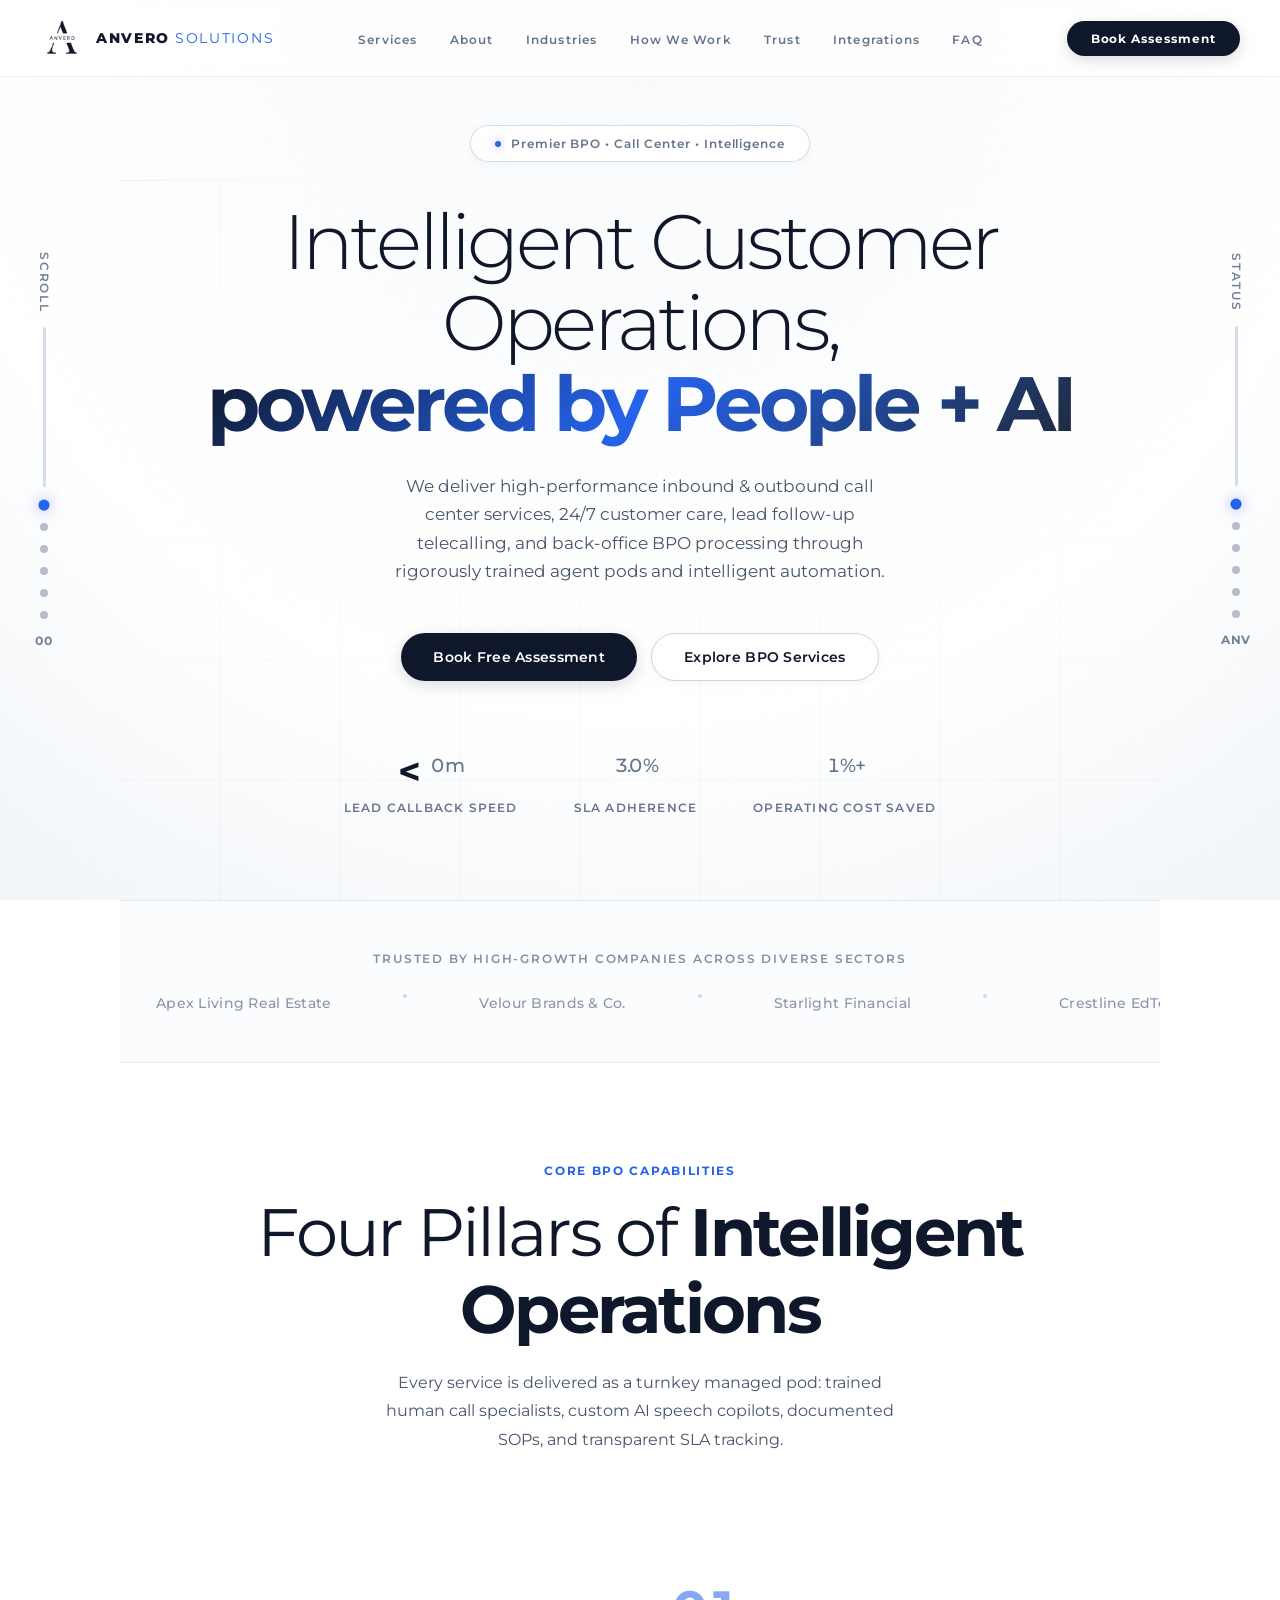
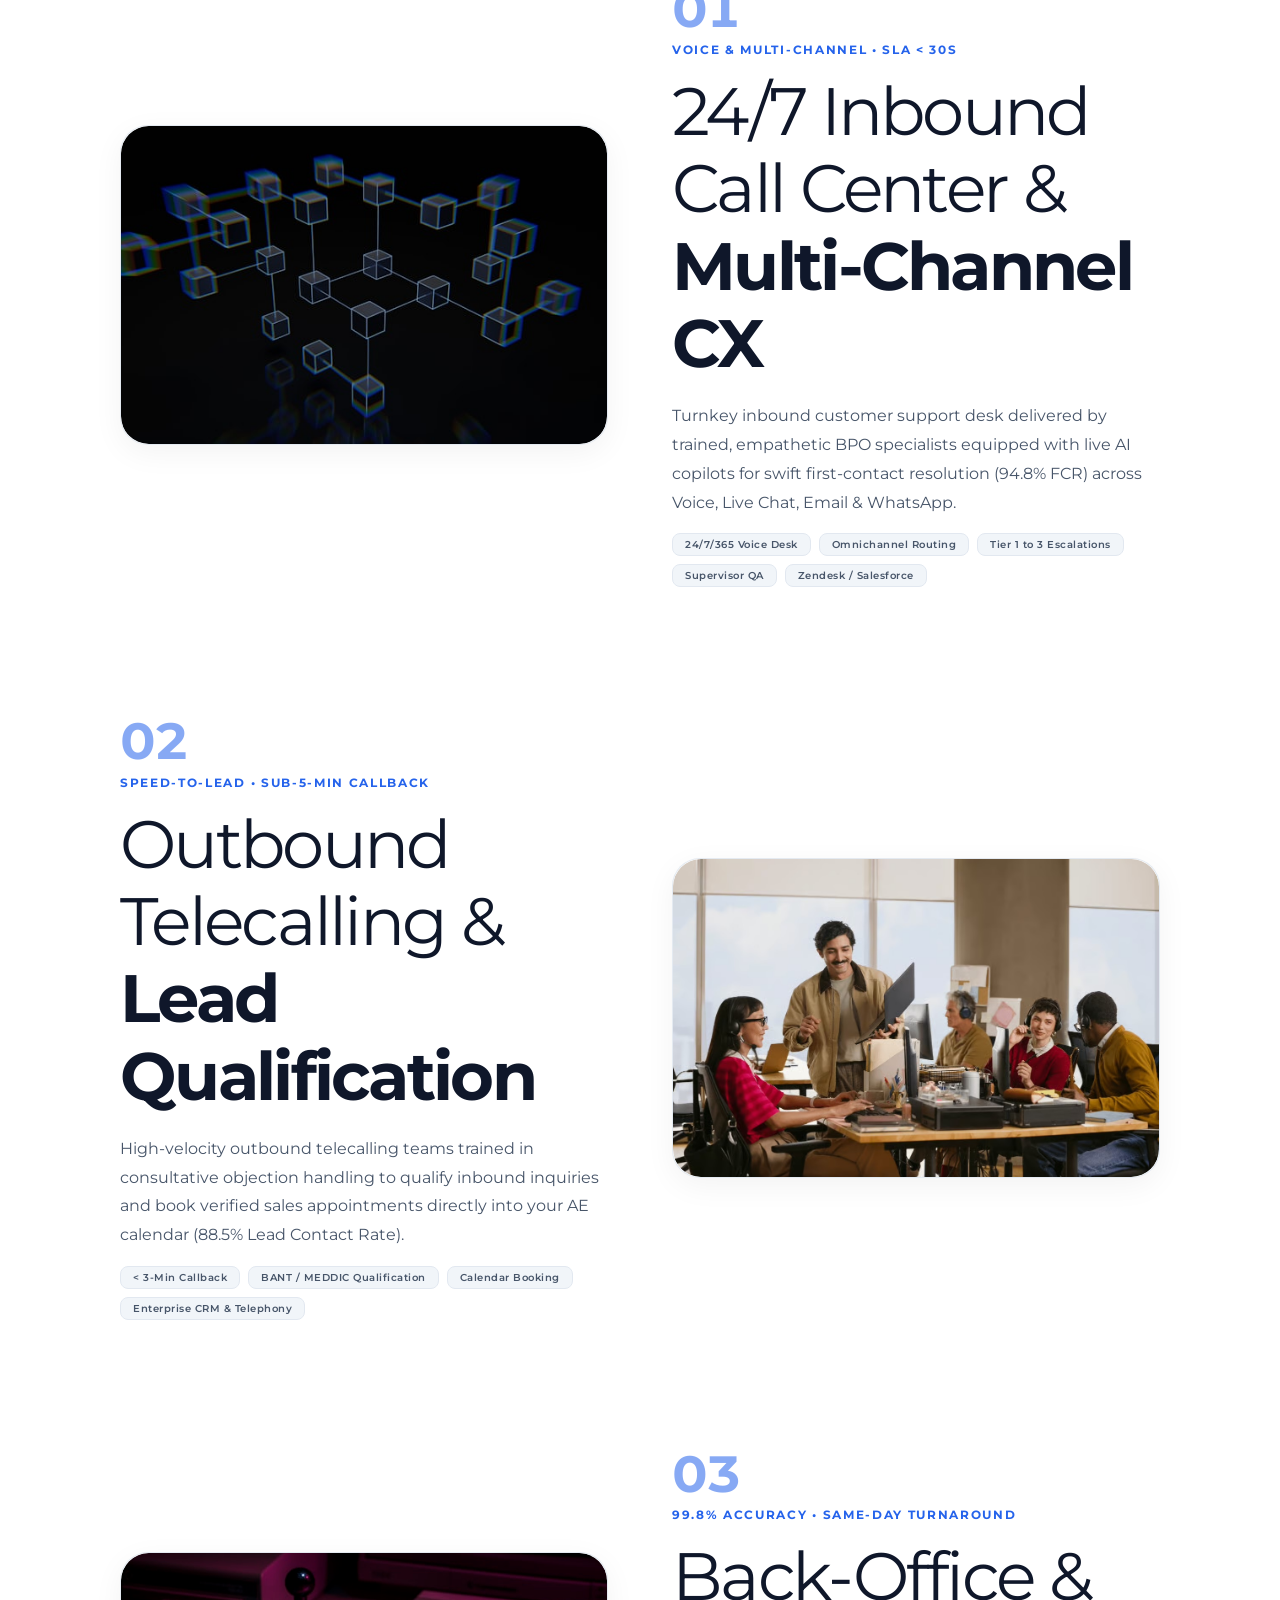
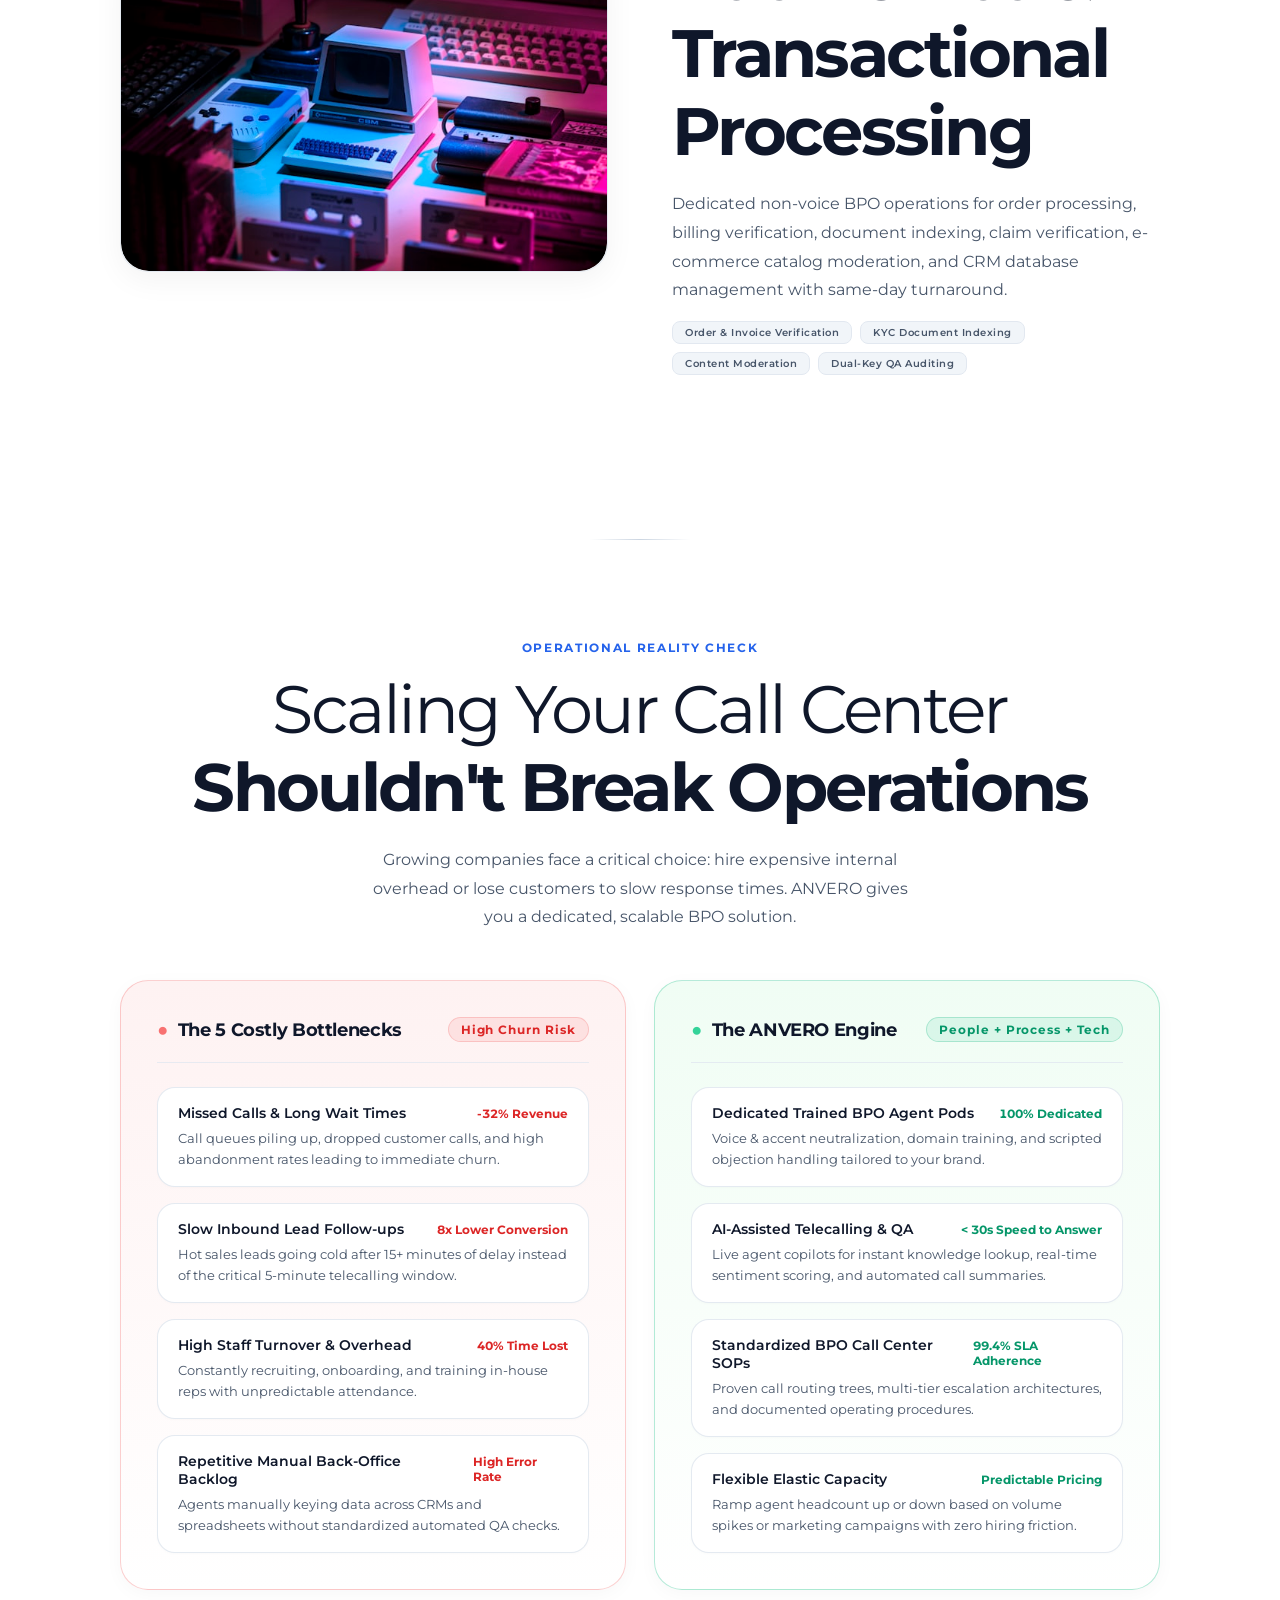
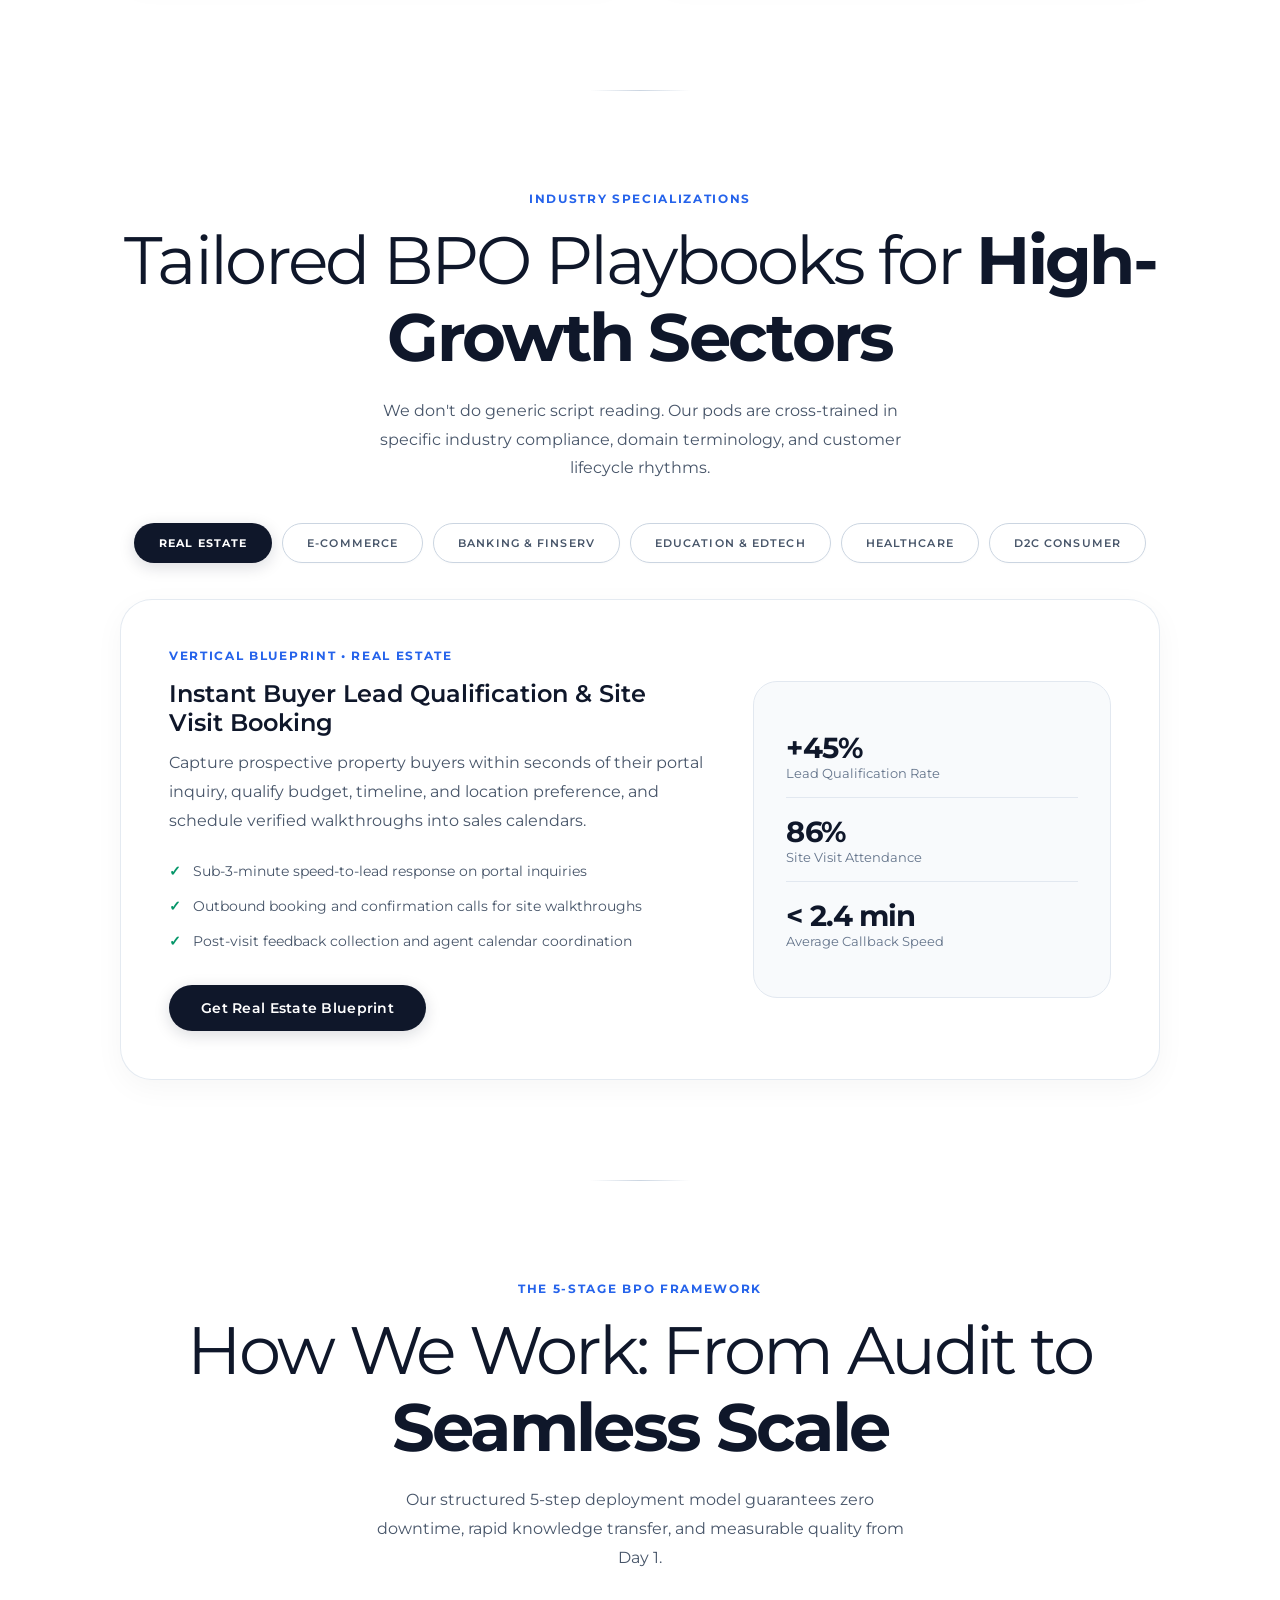
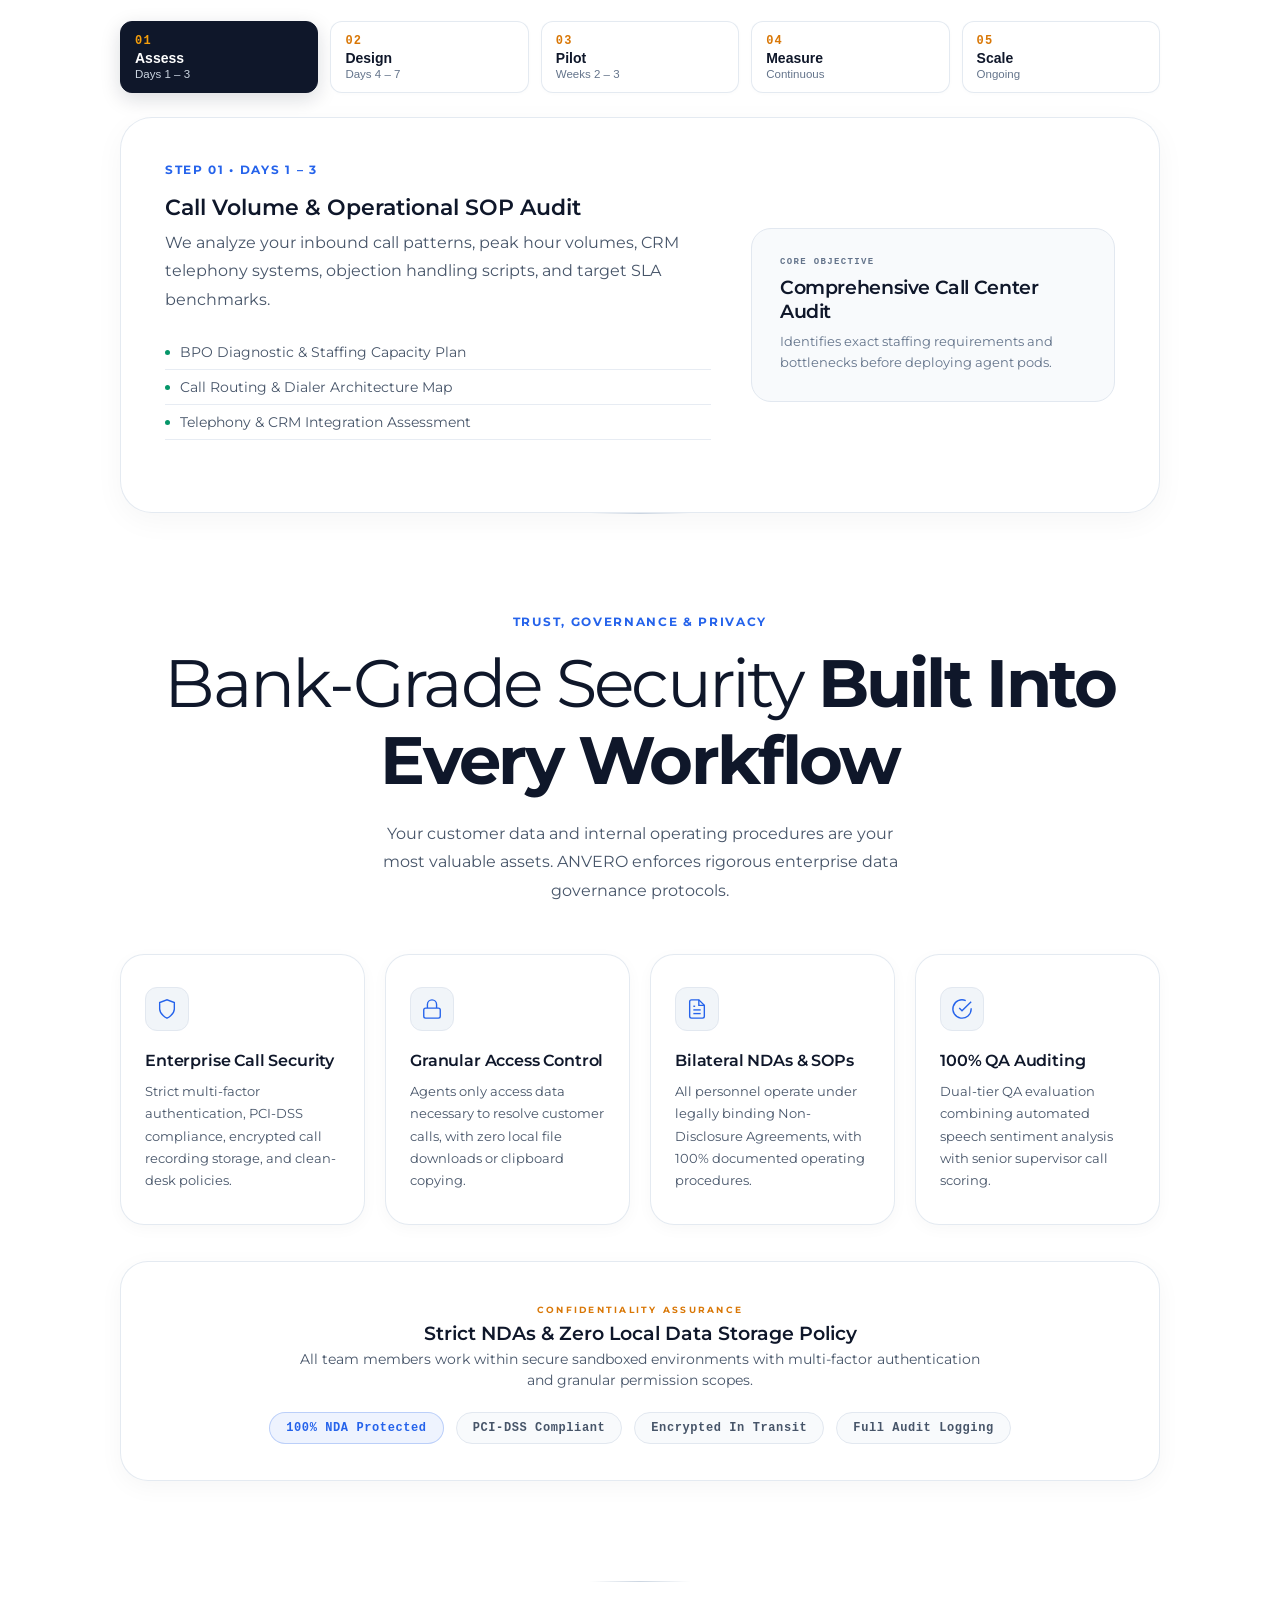
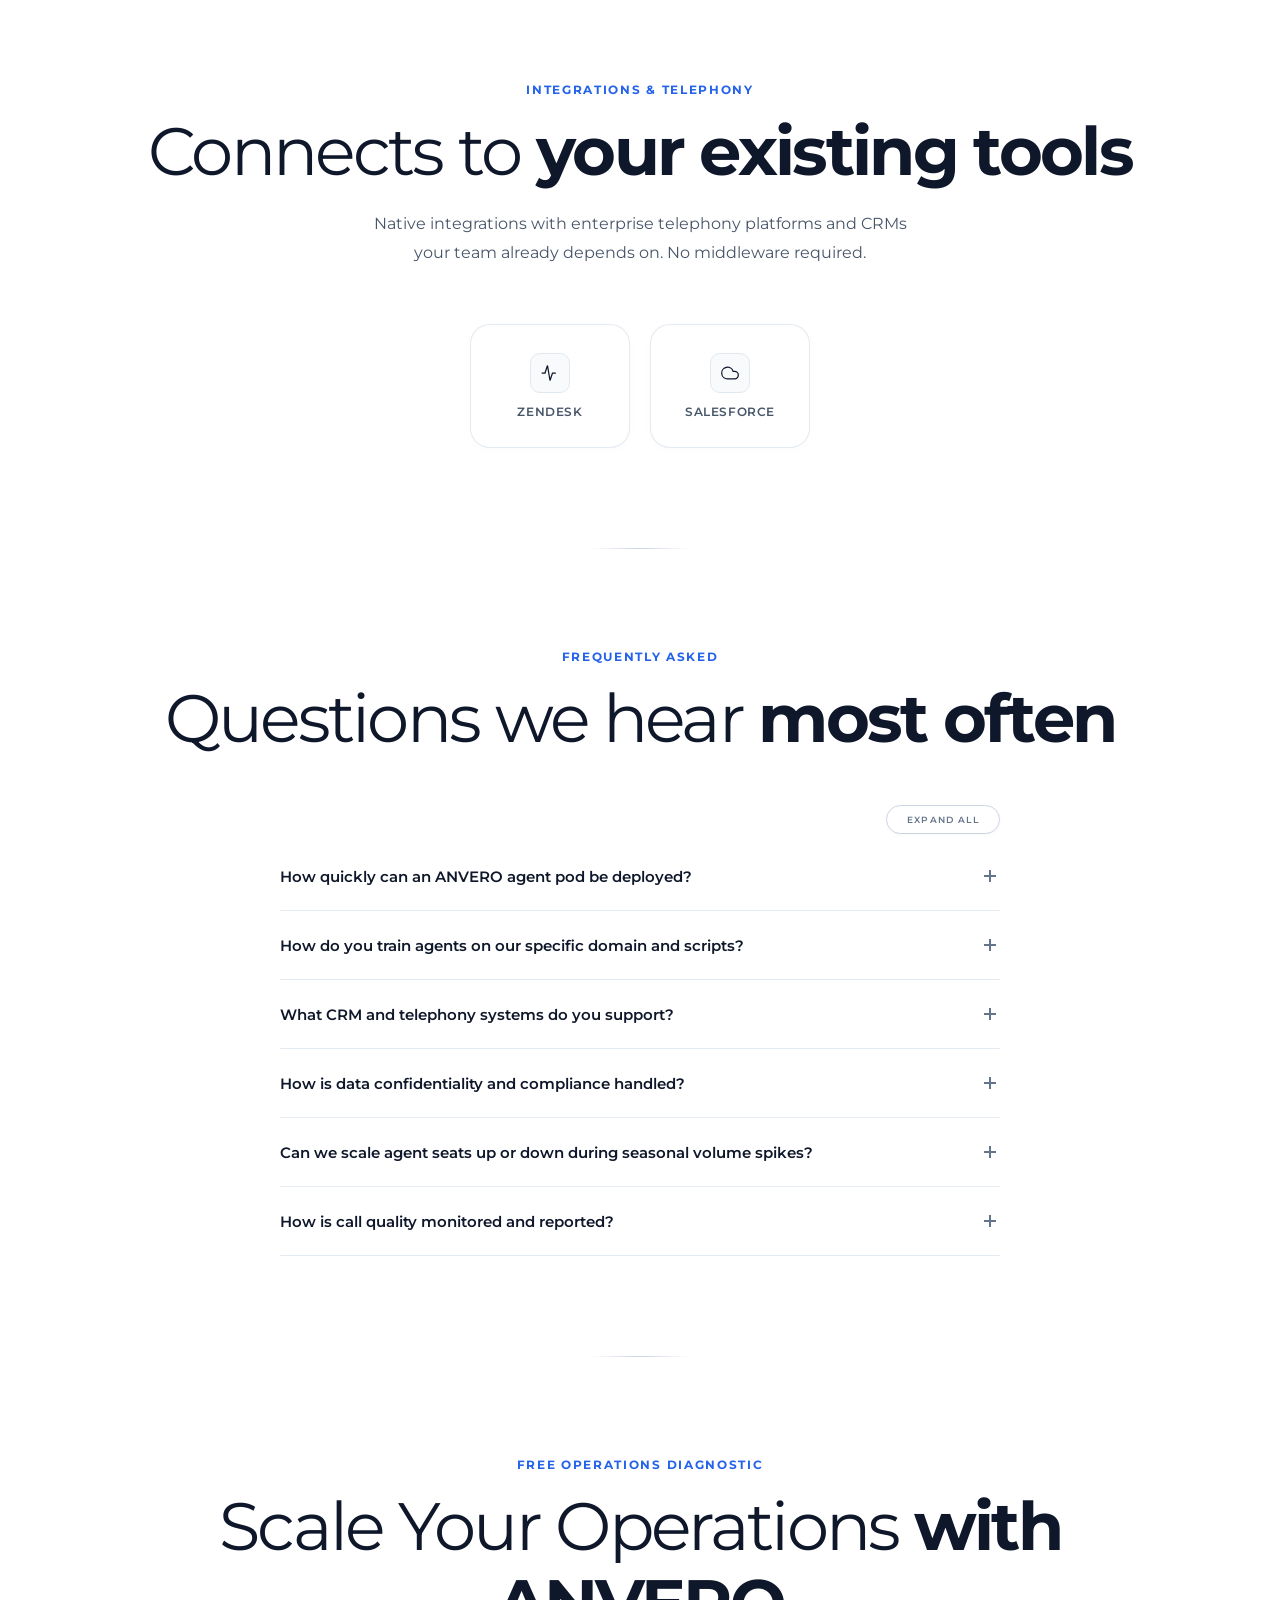
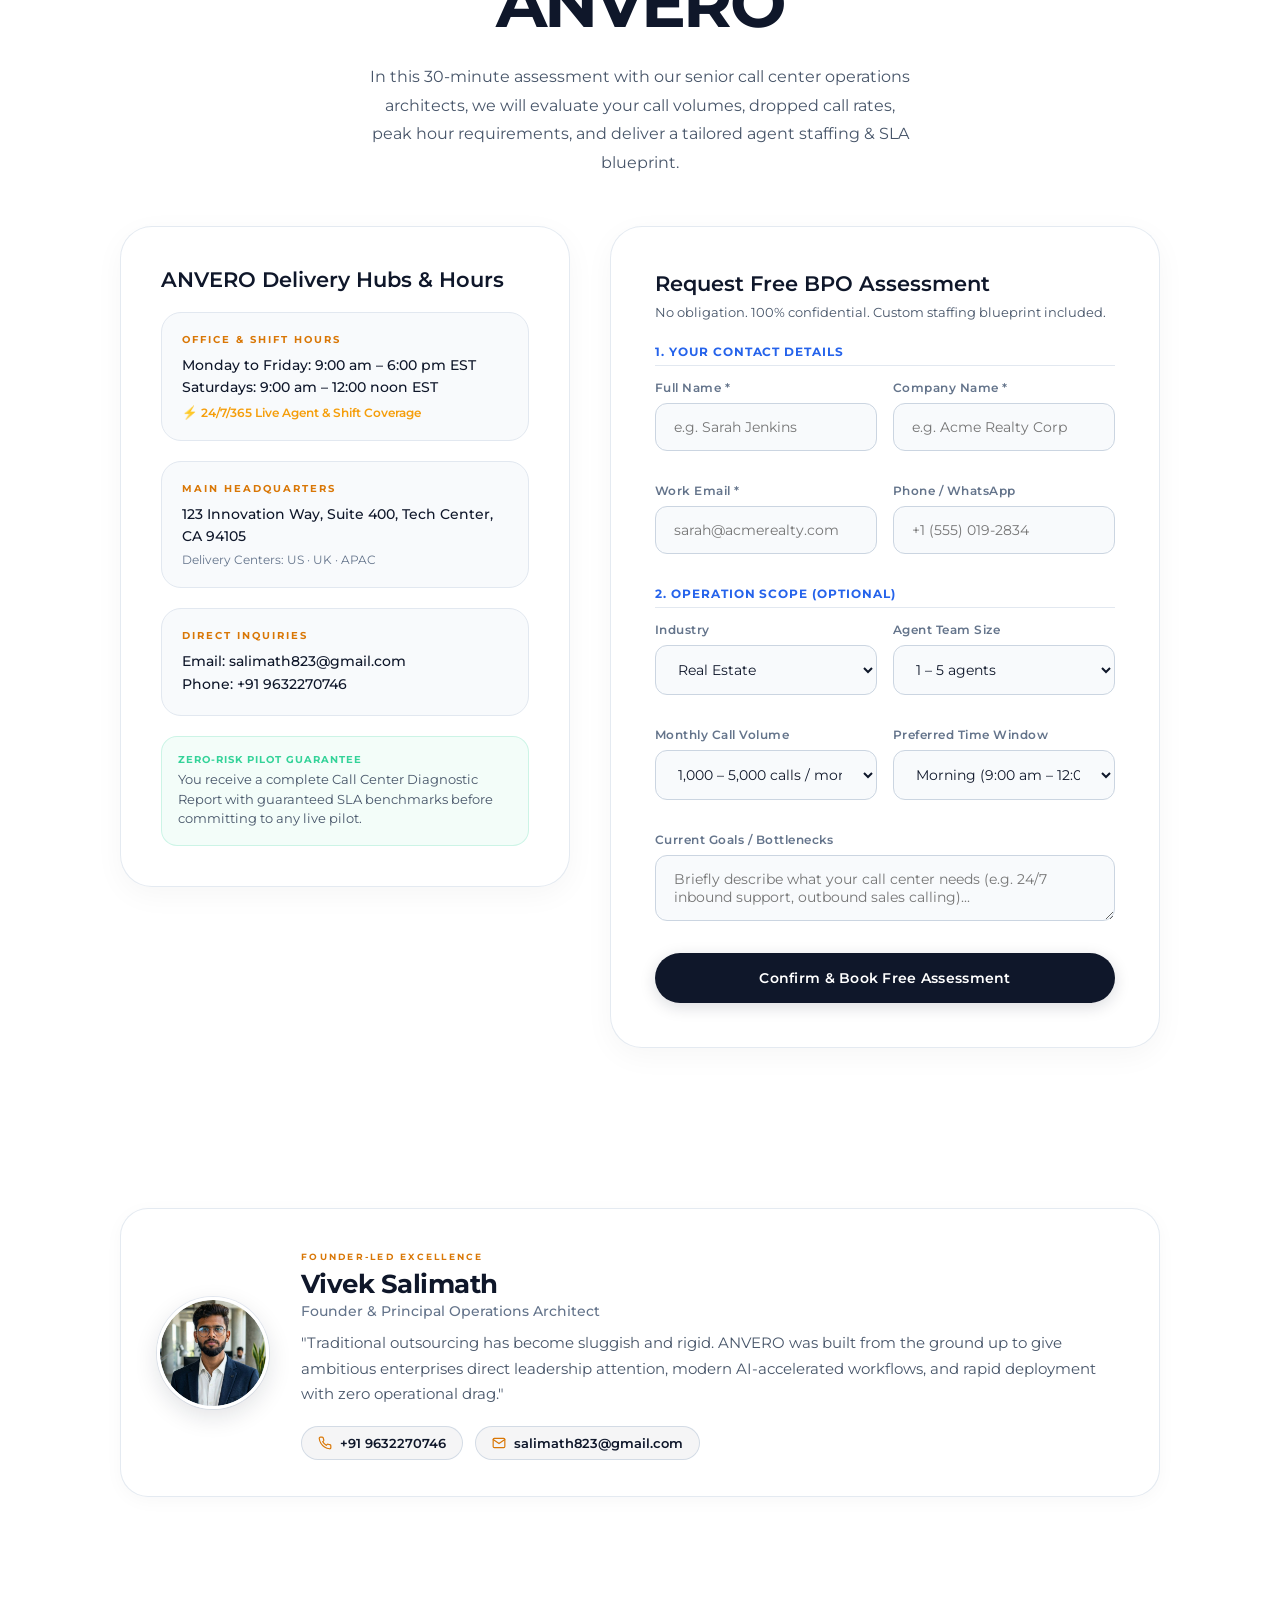
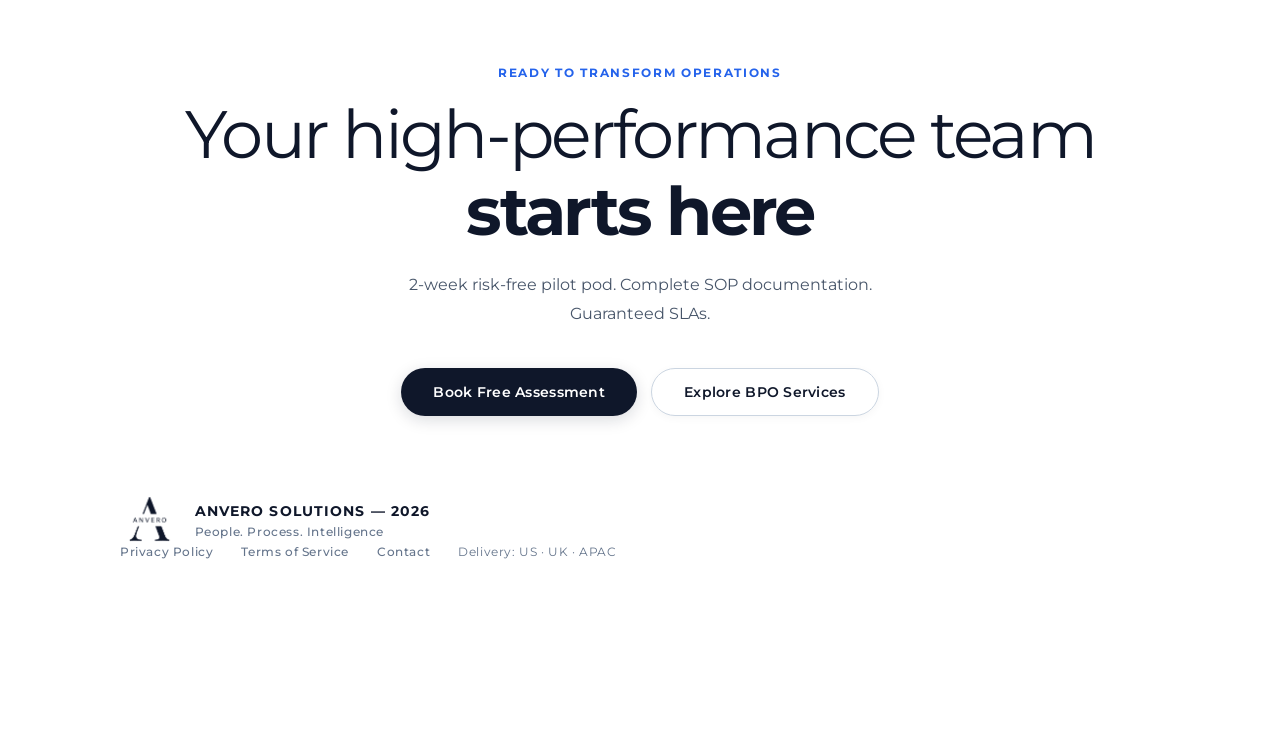
<file: index.html>
<!DOCTYPE html>
<html lang="en">
<head>
<meta charset="UTF-8">
<meta name="viewport" content="width=device-width, initial-scale=1.0">
<title>ANVERO Solutions | Global Operations, IT &amp; CX Management</title>
<meta name="description" content="Premier BPO &amp; call center operations powered by People + AI. High-performance inbound customer care, sub-5-min lead follow-up telecalling, and back-office transactional processing.">
<meta property="og:title" content="ANVERO Solutions | Global Operations, IT &amp; CX Management">
<meta property="og:description" content="Premier BPO &amp; call center operations powered by People + AI. High-performance inbound customer care, sub-5-min lead follow-up telecalling, and back-office processing.">
<meta name="google-site-verification" content="google210cecbe35d874cc">
<link rel="preconnect" href="https://fonts.googleapis.com">
<link href="https://fonts.googleapis.com/css2?family=Montserrat:wght@300;400;500;600;700;800&display=swap" rel="stylesheet">
<link rel="icon" type="image/png" href="images/anvero-icon-dark.png">
<link rel="stylesheet" href="templatemo-621-luminary-style.css">
<!--
TemplateMo 621 Luminary — Customized for ANVERO Operations Inc.
https://templatemo.com/tm-621-luminary
-->
</head>
<body>

<svg class="grain" width="100%" height="100%">
  <filter id="n"><feTurbulence type="fractalNoise" baseFrequency="0.65" numOctaves="5" stitchTiles="stitch"/><feColorMatrix type="saturate" values="0"/></filter>
  <rect width="100%" height="100%" filter="url(#n)"/>
</svg>
<div class="atmosphere"></div>

<!-- Top Navigation -->
<nav class="top-nav" id="topNav">
  <a href="#" class="nav-brand" aria-label="ANVERO Solutions Home">
    <img src="images/anvero-icon-dark.png" alt="ANVERO" class="nav-brand-icon">
    <span class="nav-brand-text">ANVERO <span>Solutions</span></span>
  </a>
  <ul class="nav-links">
    <li><a href="#services">Services</a></li>
    <li><a href="#about">About</a></li>
    <li><a href="#industries">Industries</a></li>
    <li><a href="#how-we-work">How We Work</a></li>
    <li><a href="#trust">Trust</a></li>
    <li><a href="#integrations">Integrations</a></li>
    <li><a href="#faq">FAQ</a></li>
  </ul>
  <a href="#contact" class="nav-cta">Book Assessment</a>
  <button class="nav-toggle" id="navToggle" aria-label="Toggle menu" aria-expanded="false">
    <span class="toggle-bar"></span><span class="toggle-bar"></span>
  </button>
</nav>

<!-- Mobile Menu -->
<div class="mobile-menu" id="mobileMenu">
  <div class="mobile-menu-inner">
    <div style="display: flex; align-items: center; gap: 12px; margin-bottom: 28px; text-align: left;">
      <img src="images/anvero-icon-dark.png" alt="ANVERO" style="height: 38px; width: auto;">
      <span class="nav-brand-text" style="font-size: 15px;">ANVERO <span>Solutions</span></span>
    </div>
    <div class="mobile-menu-links">
      <a href="#" class="mobile-menu-link" data-index="01">Home</a>
      <a href="#services" class="mobile-menu-link" data-index="02">Services</a>
      <a href="#about" class="mobile-menu-link" data-index="03">About &amp; Reality Check</a>
      <a href="#industries" class="mobile-menu-link" data-index="04">Industries</a>
      <a href="#how-we-work" class="mobile-menu-link" data-index="05">How We Work</a>
      <a href="#trust" class="mobile-menu-link" data-index="06">Trust &amp; Security</a>
      <a href="#integrations" class="mobile-menu-link" data-index="07">Integrations</a>
      <a href="#faq" class="mobile-menu-link" data-index="08">FAQ</a>
      <a href="#contact" class="mobile-menu-link" data-index="09">Book Assessment</a>
    </div>
    <div class="mobile-menu-footer">
      <a href="#" data-open-modal="modalPrivacy">Privacy</a>
      <a href="#" data-open-modal="modalTerms">Terms</a>
      <a href="#contact">Contact</a>
    </div>
  </div>
</div>

<!-- Side Panels -->
<nav class="side-panel left" aria-label="Scroll indicators">
  <span class="side-label">Scroll</span>
  <div class="side-track"><div class="side-track-fill" id="leftTrack"></div></div>
  <div class="side-dot active"></div>
  <div class="side-dot"></div>
  <div class="side-dot"></div>
  <div class="side-dot"></div>
  <div class="side-dot"></div>
  <div class="side-dot"></div>
  <div class="side-readout" id="scrollPct">00</div>
</nav>

<nav class="side-panel right" aria-label="Status indicators">
  <span class="side-label">Status</span>
  <div class="side-track"><div class="side-track-fill" id="rightTrack"></div></div>
  <div class="side-dot"></div>
  <div class="side-dot"></div>
  <div class="side-dot active"></div>
  <div class="side-dot"></div>
  <div class="side-dot"></div>
  <div class="side-dot"></div>
  <div class="side-readout">ANV</div>
</nav>

<main class="main">

  <!-- ═══ HERO ═══ -->
  <section class="hero" id="hero">
    <div class="hero-grid"></div>
    <div class="hero-badge">
      <div class="hero-badge-dot"></div>
      <span>Premier BPO • Call Center • Intelligence</span>
    </div>
    <h1>Intelligent Customer Operations,<br><em>powered by People + AI</em></h1>
    <p class="hero-sub">
      We deliver high-performance inbound &amp; outbound call center services, 24/7 customer care, lead follow-up telecalling, and back-office BPO processing through rigorously trained agent pods and intelligent automation.
    </p>
    <div class="hero-ctas">
      <a href="#contact" class="btn-primary">Book Free Assessment</a>
      <a href="#services" class="btn-secondary">Explore BPO Services</a>
    </div>
    <div class="hero-metrics">
      <div class="metric">
        <div class="metric-value">&lt; <span class="counter" data-target="5" data-decimals="0">0</span><span>m</span></div>
        <div class="metric-label">Lead Callback Speed</div>
      </div>
      <div class="metric">
        <div class="metric-value"><span class="counter" data-target="99.4" data-decimals="1">0.0</span><span>%</span></div>
        <div class="metric-label">SLA Adherence</div>
      </div>
      <div class="metric">
        <div class="metric-value"><span class="counter" data-target="40" data-decimals="0">0</span><span>%+</span></div>
        <div class="metric-label">Operating Cost Saved</div>
      </div>
    </div>
  </section>

  <!-- ═══ LOGO TICKER ═══ -->
  <div class="logo-ticker reveal">
    <div class="logo-ticker-label">Trusted by high-growth companies across diverse sectors</div>
    <div class="ticker-track" id="tickerTrack">
      <span class="ticker-item">Apex Living Real Estate</span><span class="ticker-dot"></span>
      <span class="ticker-item">Velour Brands &amp; Co.</span><span class="ticker-dot"></span>
      <span class="ticker-item">Starlight Financial</span><span class="ticker-dot"></span>
      <span class="ticker-item">Crestline EdTech</span><span class="ticker-dot"></span>
      <span class="ticker-item">Nova Retail Operations</span><span class="ticker-dot"></span>
      <span class="ticker-item">Meridian Health Network</span><span class="ticker-dot"></span>
      <span class="ticker-item">Omnipod D2C</span><span class="ticker-dot"></span>
      <span class="ticker-item">Arcline Systems</span><span class="ticker-dot"></span>
      <!-- Duplicated for seamless loop -->
      <span class="ticker-item">Apex Living Real Estate</span><span class="ticker-dot"></span>
      <span class="ticker-item">Velour Brands &amp; Co.</span><span class="ticker-dot"></span>
      <span class="ticker-item">Starlight Financial</span><span class="ticker-dot"></span>
      <span class="ticker-item">Crestline EdTech</span><span class="ticker-dot"></span>
      <span class="ticker-item">Nova Retail Operations</span><span class="ticker-dot"></span>
      <span class="ticker-item">Meridian Health Network</span><span class="ticker-dot"></span>
      <span class="ticker-item">Omnipod D2C</span><span class="ticker-dot"></span>
      <span class="ticker-item">Arcline Systems</span><span class="ticker-dot"></span>
    </div>
  </div>

  <!-- ═══ SERVICES / 4 PILLARS ═══ -->
  <section class="section" id="services">
    <div class="section-center" style="margin-bottom: 64px;">
      <p class="section-tag reveal">Core BPO Capabilities</p>
      <h2 class="section-title reveal reveal-d1">Four Pillars of <strong>Intelligent Operations</strong></h2>
      <p class="section-body reveal reveal-d2">Every service is delivered as a turnkey managed pod: trained human call specialists, custom AI speech copilots, documented SOPs, and transparent SLA tracking.</p>
    </div>

    <!-- Pillar 01 -->
    <div class="feature reveal">
      <div class="feature-visual">
        <img src="images/tm-luminary-01.jpg" alt="24/7 Inbound Call Center & CX Management">
      </div>
      <div class="feature-content">
        <div class="feature-number">01</div>
        <p class="section-tag">Voice &amp; Multi-Channel • SLA &lt; 30s</p>
        <h2 class="section-title">24/7 Inbound Call Center &amp; <strong>Multi-Channel CX</strong></h2>
        <p class="section-body">
          Turnkey inbound customer support desk delivered by trained, empathetic BPO specialists equipped with live AI copilots for swift first-contact resolution (94.8% FCR) across Voice, Live Chat, Email &amp; WhatsApp.
        </p>
        <div class="tech-pill-wrap">
          <span class="tech-pill">24/7/365 Voice Desk</span>
          <span class="tech-pill">Omnichannel Routing</span>
          <span class="tech-pill">Tier 1 to 3 Escalations</span>
          <span class="tech-pill">Supervisor QA</span>
          <span class="tech-pill">Zendesk / Salesforce</span>
        </div>
      </div>
    </div>

    <!-- Pillar 02 -->
    <div class="feature reverse reveal">
      <div class="feature-visual">
        <img src="images/tm-luminary-02.jpg" alt="Outbound Telecalling & Lead Follow-up">
      </div>
      <div class="feature-content">
        <div class="feature-number">02</div>
        <p class="section-tag">Speed-to-Lead • Sub-5-Min Callback</p>
        <h2 class="section-title">Outbound Telecalling &amp; <strong>Lead Qualification</strong></h2>
        <p class="section-body">
          High-velocity outbound telecalling teams trained in consultative objection handling to qualify inbound inquiries and book verified sales appointments directly into your AE calendar (88.5% Lead Contact Rate).
        </p>
        <div class="tech-pill-wrap">
          <span class="tech-pill">&lt; 3-Min Callback</span>
          <span class="tech-pill">BANT / MEDDIC Qualification</span>
          <span class="tech-pill">Calendar Booking</span>
          <span class="tech-pill">Enterprise CRM &amp; Telephony</span>
        </div>
      </div>
    </div>

    <!-- Pillar 03 -->
    <div class="feature reveal">
      <div class="feature-visual">
        <img src="images/tm-luminary-03.jpg" alt="Back Office BPO Processing">
      </div>
      <div class="feature-content">
        <div class="feature-number">03</div>
        <p class="section-tag">99.8% Accuracy • Same-Day Turnaround</p>
        <h2 class="section-title">Back-Office &amp; <strong>Transactional Processing</strong></h2>
        <p class="section-body">
          Dedicated non-voice BPO operations for order processing, billing verification, document indexing, claim verification, e-commerce catalog moderation, and CRM database management with same-day turnaround.
        </p>
        <div class="tech-pill-wrap">
          <span class="tech-pill">Order &amp; Invoice Verification</span>
          <span class="tech-pill">KYC Document Indexing</span>
          <span class="tech-pill">Content Moderation</span>
          <span class="tech-pill">Dual-Key QA Auditing</span>
        </div>
      </div>
    </div>

  </section>

  <div class="silk-divider reveal"></div>

  <!-- ═══ ABOUT & OPERATIONAL REALITY CHECK ═══ -->
  <section class="section" id="about">
    
    <!-- Comparison Grid -->
    <div class="section-center">
      <p class="section-tag reveal">Operational Reality Check</p>
      <h2 class="section-title reveal reveal-d1">Scaling Your Call Center <strong>Shouldn't Break Operations</strong></h2>
      <p class="section-body reveal reveal-d2">Growing companies face a critical choice: hire expensive internal overhead or lose customers to slow response times. ANVERO gives you a dedicated, scalable BPO solution.</p>
    </div>

    <div class="comparison-grid reveal reveal-d3">
      <!-- 5 Bottlenecks -->
      <div class="comparison-card problems">
        <div class="comparison-header">
          <div class="comparison-title">
            <span style="color: #F87171;">●</span> The 5 Costly Bottlenecks
          </div>
          <span class="comparison-badge badge-danger">High Churn Risk</span>
        </div>
        <div class="comparison-list">
          <div class="comparison-item">
            <div class="comparison-item-head">
              <span class="comparison-item-title">Missed Calls &amp; Long Wait Times</span>
              <span class="comparison-item-stat stat-danger">-32% Revenue</span>
            </div>
            <p class="comparison-item-desc">Call queues piling up, dropped customer calls, and high abandonment rates leading to immediate churn.</p>
          </div>
          <div class="comparison-item">
            <div class="comparison-item-head">
              <span class="comparison-item-title">Slow Inbound Lead Follow-ups</span>
              <span class="comparison-item-stat stat-danger">8x Lower Conversion</span>
            </div>
            <p class="comparison-item-desc">Hot sales leads going cold after 15+ minutes of delay instead of the critical 5-minute telecalling window.</p>
          </div>
          <div class="comparison-item">
            <div class="comparison-item-head">
              <span class="comparison-item-title">High Staff Turnover &amp; Overhead</span>
              <span class="comparison-item-stat stat-danger">40% Time Lost</span>
            </div>
            <p class="comparison-item-desc">Constantly recruiting, onboarding, and training in-house reps with unpredictable attendance.</p>
          </div>
          <div class="comparison-item">
            <div class="comparison-item-head">
              <span class="comparison-item-title">Repetitive Manual Back-Office Backlog</span>
              <span class="comparison-item-stat stat-danger">High Error Rate</span>
            </div>
            <p class="comparison-item-desc">Agents manually keying data across CRMs and spreadsheets without standardized automated QA checks.</p>
          </div>
        </div>
      </div>

      <!-- The ANVERO Engine -->
      <div class="comparison-card solutions">
        <div class="comparison-header">
          <div class="comparison-title">
            <span style="color: #34D399;">●</span> The ANVERO Engine
          </div>
          <span class="comparison-badge badge-success">People + Process + Tech</span>
        </div>
        <div class="comparison-list">
          <div class="comparison-item">
            <div class="comparison-item-head">
              <span class="comparison-item-title">Dedicated Trained BPO Agent Pods</span>
              <span class="comparison-item-stat stat-success">100% Dedicated</span>
            </div>
            <p class="comparison-item-desc">Voice &amp; accent neutralization, domain training, and scripted objection handling tailored to your brand.</p>
          </div>
          <div class="comparison-item">
            <div class="comparison-item-head">
              <span class="comparison-item-title">AI-Assisted Telecalling &amp; QA</span>
              <span class="comparison-item-stat stat-success">&lt; 30s Speed to Answer</span>
            </div>
            <p class="comparison-item-desc">Live agent copilots for instant knowledge lookup, real-time sentiment scoring, and automated call summaries.</p>
          </div>
          <div class="comparison-item">
            <div class="comparison-item-head">
              <span class="comparison-item-title">Standardized BPO Call Center SOPs</span>
              <span class="comparison-item-stat stat-success">99.4% SLA Adherence</span>
            </div>
            <p class="comparison-item-desc">Proven call routing trees, multi-tier escalation architectures, and documented operating procedures.</p>
          </div>
          <div class="comparison-item">
            <div class="comparison-item-head">
              <span class="comparison-item-title">Flexible Elastic Capacity</span>
              <span class="comparison-item-stat stat-success">Predictable Pricing</span>
            </div>
            <p class="comparison-item-desc">Ramp agent headcount up or down based on volume spikes or marketing campaigns with zero hiring friction.</p>
          </div>
        </div>
      </div>
    </div>
  </section>

  <div class="silk-divider reveal"></div>

  <!-- ═══ INDUSTRY SPECIALIZATIONS ═══ -->
  <section class="section" id="industries">
    <div class="section-center" style="margin-bottom: 40px;">
      <p class="section-tag reveal">Industry Specializations</p>
      <h2 class="section-title reveal reveal-d1">Tailored BPO Playbooks for <strong>High-Growth Sectors</strong></h2>
      <p class="section-body reveal reveal-d2">We don't do generic script reading. Our pods are cross-trained in specific industry compliance, domain terminology, and customer lifecycle rhythms.</p>
    </div>

    <!-- Industry Nav Buttons -->
    <div class="industry-nav reveal reveal-d1">
      <button class="industry-btn active" data-industry="real-estate">Real Estate</button>
      <button class="industry-btn" data-industry="ecommerce">E-Commerce</button>
      <button class="industry-btn" data-industry="fin-serv">Banking &amp; FinServ</button>
      <button class="industry-btn" data-industry="edtech">Education &amp; EdTech</button>
      <button class="industry-btn" data-industry="healthcare">Healthcare</button>
      <button class="industry-btn" data-industry="d2c">D2C Consumer</button>
    </div>

    <!-- Industry Content Panes -->
    <div class="industry-card-wrap reveal reveal-d2">
      
      <!-- Real Estate -->
      <div class="industry-pane active" id="industry-real-estate">
        <div>
          <p class="section-tag">Vertical Blueprint • Real Estate</p>
          <h3 style="font-size: 1.5rem; font-weight: 600; color: var(--ivory); margin-bottom: 12px;">Instant Buyer Lead Qualification &amp; Site Visit Booking</h3>
          <p class="section-body">Capture prospective property buyers within seconds of their portal inquiry, qualify budget, timeline, and location preference, and schedule verified walkthroughs into sales calendars.</p>
          <ul class="industry-use-cases">
            <li>Sub-3-minute speed-to-lead response on portal inquiries</li>
            <li>Outbound booking and confirmation calls for site walkthroughs</li>
            <li>Post-visit feedback collection and agent calendar coordination</li>
          </ul>
          <a href="#contact" class="btn-primary">Get Real Estate Blueprint</a>
        </div>
        <div class="industry-metrics-box">
          <div class="industry-metric-row">
            <div>
              <div class="industry-metric-val">+45%</div>
              <div class="industry-metric-lbl">Lead Qualification Rate</div>
            </div>
          </div>
          <div class="industry-metric-row">
            <div>
              <div class="industry-metric-val">86%</div>
              <div class="industry-metric-lbl">Site Visit Attendance</div>
            </div>
          </div>
          <div class="industry-metric-row">
            <div>
              <div class="industry-metric-val">&lt; 2.4 min</div>
              <div class="industry-metric-lbl">Average Callback Speed</div>
            </div>
          </div>
        </div>
      </div>

      <!-- E-Commerce -->
      <div class="industry-pane" id="industry-ecommerce">
        <div>
          <p class="section-tag">Vertical Blueprint • E-Commerce &amp; Retail</p>
          <h3 style="font-size: 1.5rem; font-weight: 600; color: var(--ivory); margin-bottom: 12px;">24/7 Order Tracking, Returns &amp; Omnichannel Care Desk</h3>
          <p class="section-body">Deliver seamless customer support for order tracking (WISMO), returns/refunds, damaged item inquiries, and abandoned cart outbound follow-ups.</p>
          <ul class="industry-use-cases">
            <li>Inbound call &amp; chat support for order status and logistics</li>
            <li>Return, replacement, and warranty claim processing</li>
            <li>Abandoned cart WhatsApp &amp; telecalling recovery sequences</li>
          </ul>
          <a href="#contact" class="btn-primary">Get E-Commerce Blueprint</a>
        </div>
        <div class="industry-metrics-box">
          <div class="industry-metric-row">
            <div>
              <div class="industry-metric-val">+22%</div>
              <div class="industry-metric-lbl">Cart Recovery Boost</div>
            </div>
          </div>
          <div class="industry-metric-row">
            <div>
              <div class="industry-metric-val">4.8 / 5.0</div>
              <div class="industry-metric-lbl">Average CSAT Score</div>
            </div>
          </div>
          <div class="industry-metric-row">
            <div>
              <div class="industry-metric-val">&lt; 25s</div>
              <div class="industry-metric-lbl">Average Speed of Answer</div>
            </div>
          </div>
        </div>
      </div>

      <!-- Financial Services -->
      <div class="industry-pane" id="industry-fin-serv">
        <div>
          <p class="section-tag">Vertical Blueprint • Banking &amp; FinServ</p>
          <h3 style="font-size: 1.5rem; font-weight: 600; color: var(--ivory); margin-bottom: 12px;">Secure Customer Verification &amp; KYC Telecalling</h3>
          <p class="section-body">PCI-compliant, confidential customer outreach for KYC verification, loan application follow-ups, fraud alert confirmations, and account support.</p>
          <ul class="industry-use-cases">
            <li>KYC document verification and onboarding assistance calls</li>
            <li>Inbound customer helpline for balance &amp; transaction queries</li>
            <li>Outbound follow-up for pre-approved loan &amp; insurance files</li>
          </ul>
          <a href="#contact" class="btn-primary">Get FinServ Blueprint</a>
        </div>
        <div class="industry-metrics-box">
          <div class="industry-metric-row">
            <div>
              <div class="industry-metric-val">+38%</div>
              <div class="industry-metric-lbl">Application Completion</div>
            </div>
          </div>
          <div class="industry-metric-row">
            <div>
              <div class="industry-metric-val">99.5%</div>
              <div class="industry-metric-lbl">Call Resolution SLA</div>
            </div>
          </div>
          <div class="industry-metric-row">
            <div>
              <div class="industry-metric-val">100%</div>
              <div class="industry-metric-lbl">PCI-DSS Compliant VDI</div>
            </div>
          </div>
        </div>
      </div>

      <!-- EdTech -->
      <div class="industry-pane" id="industry-edtech">
        <div>
          <p class="section-tag">Vertical Blueprint • Education &amp; EdTech</p>
          <h3 style="font-size: 1.5rem; font-weight: 600; color: var(--ivory); margin-bottom: 12px;">High-Touch Student Counseling &amp; Enrollment Calling</h3>
          <p class="section-body">Dedicated education telecalling counseling pods to guide prospective students from course inquiries to verified enrollment and fee payment.</p>
          <ul class="industry-use-cases">
            <li>Telecalling admissions counseling and course guidance</li>
            <li>Webinar &amp; masterclass attendance reminder sequences</li>
            <li>Student helpline for portal, schedule, and certification support</li>
          </ul>
          <a href="#contact" class="btn-primary">Get EdTech Blueprint</a>
        </div>
        <div class="industry-metrics-box">
          <div class="industry-metric-row">
            <div>
              <div class="industry-metric-val">+35%</div>
              <div class="industry-metric-lbl">Enrollment Conversion</div>
            </div>
          </div>
          <div class="industry-metric-row">
            <div>
              <div class="industry-metric-val">89%</div>
              <div class="industry-metric-lbl">Counselor Contact Rate</div>
            </div>
          </div>
          <div class="industry-metric-row">
            <div>
              <div class="industry-metric-val">3.2x</div>
              <div class="industry-metric-lbl">Pipeline Acceleration</div>
            </div>
          </div>
        </div>
      </div>

      <!-- Healthcare -->
      <div class="industry-pane" id="industry-healthcare">
        <div>
          <p class="section-tag">Vertical Blueprint • Healthcare &amp; Wellness</p>
          <h3 style="font-size: 1.5rem; font-weight: 600; color: var(--ivory); margin-bottom: 12px;">Empathetic Appointment Scheduling &amp; Patient Intake</h3>
          <p class="section-body">Confidential, HIPAA-compliant patient communication for doctor appointment booking, pre-visit screening, and post-consultation check-in calls.</p>
          <ul class="industry-use-cases">
            <li>Inbound clinic &amp; hospital appointment scheduling desk</li>
            <li>Pre-procedure intake calls &amp; insurance pre-verification</li>
            <li>Post-visit care check-in calls and medication reminders</li>
          </ul>
          <a href="#contact" class="btn-primary">Get Healthcare Blueprint</a>
        </div>
        <div class="industry-metrics-box">
          <div class="industry-metric-row">
            <div>
              <div class="industry-metric-val">-60%</div>
              <div class="industry-metric-lbl">No-Show Rate Reduction</div>
            </div>
          </div>
          <div class="industry-metric-row">
            <div>
              <div class="industry-metric-val">94%</div>
              <div class="industry-metric-lbl">Patient Satisfaction</div>
            </div>
          </div>
          <div class="industry-metric-row">
            <div>
              <div class="industry-metric-val">HIPAA</div>
              <div class="industry-metric-lbl">Strict Privacy Sandboxes</div>
            </div>
          </div>
        </div>
      </div>

      <!-- D2C -->
      <div class="industry-pane" id="industry-d2c">
        <div>
          <p class="section-tag">Vertical Blueprint • D2C Consumer Brands</p>
          <h3 style="font-size: 1.5rem; font-weight: 600; color: var(--ivory); margin-bottom: 12px;">Omnichannel Brand Voice, VIP Calling &amp; Social Care</h3>
          <p class="section-body">Deliver boutique customer care at scale across inbound calls, WhatsApp, live chat, and social media response queues.</p>
          <ul class="industry-use-cases">
            <li>24/7 Inbound voice &amp; chat customer inquiry desk</li>
            <li>Subscription order modifications, skips, and renewals</li>
            <li>VIP customer tier outreach and feedback survey calls</li>
          </ul>
          <a href="#contact" class="btn-primary">Get D2C Blueprint</a>
        </div>
        <div class="industry-metrics-box">
          <div class="industry-metric-row">
            <div>
              <div class="industry-metric-val">+28%</div>
              <div class="industry-metric-lbl">Repeat Purchase Lift</div>
            </div>
          </div>
          <div class="industry-metric-row">
            <div>
              <div class="industry-metric-val">99.6%</div>
              <div class="industry-metric-lbl">Ticket SLA Adherence</div>
            </div>
          </div>
          <div class="industry-metric-row">
            <div>
              <div class="industry-metric-val">&lt; 30s</div>
              <div class="industry-metric-lbl">Live Chat First Response</div>
            </div>
          </div>
        </div>
      </div>

    </div>
  </section>

  <div class="silk-divider reveal"></div>

  <!-- ═══ 5-STAGE BPO FRAMEWORK (HOW WE WORK) ═══ -->
  <section class="section" id="how-we-work">
    <div class="section-center" style="margin-bottom: 48px;">
      <p class="section-tag reveal">The 5-Stage BPO Framework</p>
      <h2 class="section-title reveal reveal-d1">How We Work: From Audit to <strong>Seamless Scale</strong></h2>
      <p class="section-body reveal reveal-d2">Our structured 5-step deployment model guarantees zero downtime, rapid knowledge transfer, and measurable quality from Day 1.</p>
    </div>

    <!-- Step Buttons -->
    <div class="framework-steps-nav reveal reveal-d1">
      <button class="framework-step-btn active" data-step="1">
        <span class="framework-step-num">01</span>
        <span class="framework-step-name">Assess</span>
        <span class="framework-step-dur">Days 1 – 3</span>
      </button>
      <button class="framework-step-btn" data-step="2">
        <span class="framework-step-num">02</span>
        <span class="framework-step-name">Design</span>
        <span class="framework-step-dur">Days 4 – 7</span>
      </button>
      <button class="framework-step-btn" data-step="3">
        <span class="framework-step-num">03</span>
        <span class="framework-step-name">Pilot</span>
        <span class="framework-step-dur">Weeks 2 – 3</span>
      </button>
      <button class="framework-step-btn" data-step="4">
        <span class="framework-step-num">04</span>
        <span class="framework-step-name">Measure</span>
        <span class="framework-step-dur">Continuous</span>
      </button>
      <button class="framework-step-btn" data-step="5">
        <span class="framework-step-num">05</span>
        <span class="framework-step-name">Scale</span>
        <span class="framework-step-dur">Ongoing</span>
      </button>
    </div>

    <!-- Step Cards -->
    <div class="framework-card reveal reveal-d2">
      <!-- Step 1 -->
      <div class="framework-pane active" id="framework-step-1">
        <div>
          <p class="section-tag">Step 01 • Days 1 – 3</p>
          <h3 style="font-size: 1.4rem; font-weight: 600; color: var(--ivory); margin-bottom: 8px;">Call Volume &amp; Operational SOP Audit</h3>
          <p class="section-body">We analyze your inbound call patterns, peak hour volumes, CRM telephony systems, objection handling scripts, and target SLA benchmarks.</p>
          <ul class="framework-deliverables">
            <li>BPO Diagnostic &amp; Staffing Capacity Plan</li>
            <li>Call Routing &amp; Dialer Architecture Map</li>
            <li>Telephony &amp; CRM Integration Assessment</li>
          </ul>
        </div>
        <div class="framework-action-box">
          <span class="framework-action-tag">Core Objective</span>
          <div class="framework-action-title">Comprehensive Call Center Audit</div>
          <p style="font-size: 0.82rem; color: var(--slate-warm); margin-top: 8px; line-height: 1.6;">Identifies exact staffing requirements and bottlenecks before deploying agent pods.</p>
        </div>
      </div>

      <!-- Step 2 -->
      <div class="framework-pane" id="framework-step-2">
        <div>
          <p class="section-tag">Step 02 • Days 4 – 7</p>
          <h3 style="font-size: 1.4rem; font-weight: 600; color: var(--ivory); margin-bottom: 8px;">Call Scripts, SOPs &amp; AI Playbooks</h3>
          <p class="section-body">We craft tailored call scripts, objection handling playbooks, escalation matrices, and AI-assisted agent guidance prompts.</p>
          <ul class="framework-deliverables">
            <li>Call Handling &amp; Objection Playbook</li>
            <li>Telephony Routing &amp; Dialer Setup</li>
            <li>Quality Assurance Scoring Rubric</li>
          </ul>
        </div>
        <div class="framework-action-box">
          <span class="framework-action-tag">Core Objective</span>
          <div class="framework-action-title">Custom Script &amp; Workflow Architecture</div>
          <p style="font-size: 0.82rem; color: var(--slate-warm); margin-top: 8px; line-height: 1.6;">Ensures 100% brand tone adherence and repeatable first-contact resolution.</p>
        </div>
      </div>

      <!-- Step 3 -->
      <div class="framework-pane" id="framework-step-3">
        <div>
          <p class="section-tag">Step 03 • Weeks 2 – 3</p>
          <h3 style="font-size: 1.4rem; font-weight: 600; color: var(--ivory); margin-bottom: 8px;">Controlled 2-Week Pilot Pod</h3>
          <p class="section-body">Deploy a dedicated BPO agent team handling a controlled cohort of call volume with daily supervisor calibration and real-time QA feedback.</p>
          <ul class="framework-deliverables">
            <li>Daily QA Call Scorecards</li>
            <li>Call Recording Reviews &amp; Calibration</li>
            <li>Initial Conversion &amp; SLA Benchmarks</li>
          </ul>
        </div>
        <div class="framework-action-box">
          <span class="framework-action-tag">Core Objective</span>
          <div class="framework-action-title">Risk-Free Controlled Launch</div>
          <p style="font-size: 0.82rem; color: var(--slate-warm); margin-top: 8px; line-height: 1.6;">Validates resolution rates and agent performance without disrupting current ops.</p>
        </div>
      </div>

      <!-- Step 4 -->
      <div class="framework-pane" id="framework-step-4">
        <div>
          <p class="section-tag">Step 04 • Continuous</p>
          <h3 style="font-size: 1.4rem; font-weight: 600; color: var(--ivory); margin-bottom: 8px;">Continuous Quality &amp; Conversion Analytics</h3>
          <p class="section-body">Track Average Speed of Answer (ASA), First-Contact Resolution (FCR), Average Handling Time (AHT), and QA scores through live dashboards.</p>
          <ul class="framework-deliverables">
            <li>Real-Time Call Center Analytics Dashboard</li>
            <li>Weekly Call Quality &amp; Conversion Briefings</li>
            <li>Continuous Script &amp; Pitch Refinement</li>
          </ul>
        </div>
        <div class="framework-action-box">
          <span class="framework-action-tag">Core Objective</span>
          <div class="framework-action-title">Data-Driven Quality Coaching</div>
          <p style="font-size: 0.82rem; color: var(--slate-warm); margin-top: 8px; line-height: 1.6;">Automated speech sentiment analytics combined with senior supervisor scorecards.</p>
        </div>
      </div>

      <!-- Step 5 -->
      <div class="framework-pane" id="framework-step-5">
        <div>
          <p class="section-tag">Step 05 • Ongoing</p>
          <h3 style="font-size: 1.4rem; font-weight: 600; color: var(--ivory); margin-bottom: 8px;">Elastic Agent Pod Capacity</h3>
          <p class="section-body">Scale your agent seat count effortlessly during seasonal spikes, marketing product launches, or expansion without any compromise in quality.</p>
          <ul class="framework-deliverables">
            <li>Surge Seat Scaling Protocols</li>
            <li>Quarterly Performance Reviews</li>
            <li>Multi-Language &amp; Multi-Shift Expansion</li>
          </ul>
        </div>
        <div class="framework-action-box">
          <span class="framework-action-tag">Core Objective</span>
          <div class="framework-action-title">Predictable Operational Growth</div>
          <p style="font-size: 0.82rem; color: var(--slate-warm); margin-top: 8px; line-height: 1.6;">Add or adjust pod seats in days rather than months of internal hiring.</p>
        </div>
      </div>

    </div>
  <div class="silk-divider reveal"></div>

  <!-- ═══ TRUST & SECURITY ═══ -->
  <section class="section section-center" id="trust">
    <p class="section-tag reveal">Trust, Governance &amp; Privacy</p>
    <h2 class="section-title reveal reveal-d1">Bank-Grade Security <strong>Built Into Every Workflow</strong></h2>
    <p class="section-body reveal reveal-d2">Your customer data and internal operating procedures are your most valuable assets. ANVERO enforces rigorous enterprise data governance protocols.</p>

    <div class="trust-grid reveal reveal-d3">
      <div class="trust-card">
        <div class="trust-icon">
          <svg width="22" height="22" viewBox="0 0 24 24" fill="none" stroke="currentColor" stroke-width="1.5"><path d="M12 22s8-4 8-10V5l-8-3-8 3v7c0 6 8 10 8 10z"/></svg>
        </div>
        <h3 class="trust-title">Enterprise Call Security</h3>
        <p class="trust-desc">Strict multi-factor authentication, PCI-DSS compliance, encrypted call recording storage, and clean-desk policies.</p>
      </div>

      <div class="trust-card">
        <div class="trust-icon">
          <svg width="22" height="22" viewBox="0 0 24 24" fill="none" stroke="currentColor" stroke-width="1.5"><rect x="3" y="11" width="18" height="11" rx="2" ry="2"/><path d="M7 11V7a5 5 0 0 1 10 0v4"/></svg>
        </div>
        <h3 class="trust-title">Granular Access Control</h3>
        <p class="trust-desc">Agents only access data necessary to resolve customer calls, with zero local file downloads or clipboard copying.</p>
      </div>

      <div class="trust-card">
        <div class="trust-icon">
          <svg width="22" height="22" viewBox="0 0 24 24" fill="none" stroke="currentColor" stroke-width="1.5"><path d="M14 2H6a2 2 0 0 0-2 2v16a2 2 0 0 0 2 2h12a2 2 0 0 0 2-2V8z"/><path d="M14 2v6h6"/><path d="M16 13H8"/><path d="M16 17H8"/><path d="M10 9H8"/></svg>
        </div>
        <h3 class="trust-title">Bilateral NDAs &amp; SOPs</h3>
        <p class="trust-desc">All personnel operate under legally binding Non-Disclosure Agreements, with 100% documented operating procedures.</p>
      </div>

      <div class="trust-card">
        <div class="trust-icon">
          <svg width="22" height="22" viewBox="0 0 24 24" fill="none" stroke="currentColor" stroke-width="1.5"><path d="M22 11.08V12a10 10 0 1 1-5.93-9.14"/><polyline points="22 4 12 14.01 9 11.01"/></svg>
        </div>
        <h3 class="trust-title">100% QA Auditing</h3>
        <p class="trust-desc">Dual-tier QA evaluation combining automated speech sentiment analysis with senior supervisor call scoring.</p>
      </div>
    </div>

    <div class="trust-banner reveal reveal-d4">
      <div style="text-align: left;">
        <span class="founder-tag">Confidentiality Assurance</span>
        <h3 style="font-size: 1.2rem; font-weight: 600; color: var(--ivory); margin-bottom: 4px;">Strict NDAs &amp; Zero Local Data Storage Policy</h3>
        <p style="font-size: 0.85rem; color: var(--slate-light); line-height: 1.6;">All team members work within secure sandboxed environments with multi-factor authentication and granular permission scopes.</p>
      </div>
      <div class="trust-badges">
        <span class="trust-pill highlight">100% NDA Protected</span>
        <span class="trust-pill">PCI-DSS Compliant</span>
        <span class="trust-pill">Encrypted In Transit</span>
        <span class="trust-pill">Full Audit Logging</span>
      </div>
    </div>
  </section>

  <div class="silk-divider reveal"></div>

  <!-- ═══ INTEGRATIONS ═══ -->
  <section class="section section-center" id="integrations">
    <p class="section-tag reveal">Integrations &amp; Telephony</p>
    <h2 class="section-title reveal reveal-d1">Connects to <strong>your existing tools</strong></h2>
    <p class="section-body reveal reveal-d2">Native integrations with enterprise telephony platforms and CRMs your team already depends on. No middleware required.</p>

    <div class="integrations-grid reveal reveal-d3">
      <div class="integration-item">
        <div class="integration-icon">
          <svg width="20" height="20" viewBox="0 0 24 24" fill="none" stroke="currentColor" stroke-width="1.5"><path d="M19 12h-4l-3 9L9 3l-3 9H2"/></svg>
        </div>
        <div class="integration-name">Zendesk</div>
      </div>
      <div class="integration-item">
        <div class="integration-icon">
          <svg width="20" height="20" viewBox="0 0 24 24" fill="none" stroke="currentColor" stroke-width="1.5"><path d="M17.5 19H9a7 7 0 1 1 6.71-9h1.79a4.5 4.5 0 1 1 0 9Z"/></svg>
        </div>
        <div class="integration-name">Salesforce</div>
      </div>
    </div>
  </section>

  <div class="silk-divider reveal"></div>

  <!-- ═══ FAQ ═══ -->
  <section class="section section-center" id="faq">
    <p class="section-tag reveal">Frequently Asked</p>
    <h2 class="section-title reveal reveal-d1">Questions we hear <strong>most often</strong></h2>

    <div class="faq-list reveal reveal-d2">
      <div class="faq-controls">
        <button class="faq-toggle-all" id="faqToggleAll">Expand All</button>
      </div>

      <div class="faq-item">
        <button class="faq-question">How quickly can an ANVERO agent pod be deployed?<span class="faq-icon"></span></button>
        <div class="faq-answer"><div class="faq-answer-inner">For standard inbound support and outbound telecalling setups, our audit, script design, and pilot pod deployment takes between 7 to 14 days. We connect to your existing CRM and telephony stack with zero operational interruption.</div></div>
      </div>

      <div class="faq-item">
        <button class="faq-question">How do you train agents on our specific domain and scripts?<span class="faq-icon"></span></button>
        <div class="faq-answer"><div class="faq-answer-inner">During Step 2 (Design), our operations leads translate your existing documentation, call recordings, and knowledge bases into interactive SOP playbooks and AI copilots. Agents undergo rigorous accent neutralization, objection simulation, and supervisor score calibration before taking live calls.</div></div>
      </div>

      <div class="faq-item">
        <button class="faq-question">What CRM and telephony systems do you support?<span class="faq-icon"></span></button>
        <div class="faq-answer"><div class="faq-answer-inner">We support all major enterprise platforms including Zendesk, Salesforce Service Cloud, and custom internal portals. Our team works directly within your environment with zero data leakage.</div></div>
      </div>

      <div class="faq-item">
        <button class="faq-question">How is data confidentiality and compliance handled?<span class="faq-icon"></span></button>
        <div class="faq-answer"><div class="faq-answer-inner">All personnel operate under legally binding bilateral Non-Disclosure Agreements (NDAs). Agents work within locked cloud Virtual Desktop (VDI) environments with local storage, copying, and download permissions strictly disabled. We are fully PCI-DSS and HIPAA compliant.</div></div>
      </div>

      <div class="faq-item">
        <button class="faq-question">Can we scale agent seats up or down during seasonal volume spikes?<span class="faq-icon"></span></button>
        <div class="faq-answer"><div class="faq-answer-inner">Yes. Our elastic capacity model allows you to ramp agent seat count up for holiday retail spikes, real estate campaign launches, or enrollment seasons, and adjust headcount back down with predictable per-seat / per-hour pricing.</div></div>
      </div>

      <div class="faq-item">
        <button class="faq-question">How is call quality monitored and reported?<span class="faq-icon"></span></button>
        <div class="faq-answer"><div class="faq-answer-inner">We employ a dual-tier QA methodology: 100% of calls undergo automated speech AI transcription and sentiment scoring, while senior supervisors perform daily randomized audit scorecards. You receive weekly SLA briefings and live real-time dashboard access.</div></div>
      </div>
    </div>
  </section>

  <div class="silk-divider reveal"></div>

  <!-- ═══ CONTACT & ASSESSMENT FORM ═══ -->
  <section class="section" id="contact">
    <div class="section-center">
      <p class="section-tag reveal">Free Operations Diagnostic</p>
      <h2 class="section-title reveal reveal-d1">Scale Your Operations <strong>with ANVERO</strong></h2>
      <p class="section-body reveal reveal-d2">In this 30-minute assessment with our senior call center operations architects, we will evaluate your call volumes, dropped call rates, peak hour requirements, and deliver a tailored agent staffing &amp; SLA blueprint.</p>
    </div>

    <div class="contact-grid reveal reveal-d3">
      <!-- Contact Details & Hours Card -->
      <div class="contact-info-card">
        <h3 style="font-size: 1.3rem; font-weight: 600; color: var(--ivory); margin-bottom: 20px;">ANVERO Delivery Hubs &amp; Hours</h3>

        <div class="info-block">
          <div class="info-block-title">Office &amp; Shift Hours</div>
          <div class="info-block-text">Monday to Friday: 9:00 am – 6:00 pm EST</div>
          <div class="info-block-text">Saturdays: 9:00 am – 12:00 noon EST</div>
          <div class="info-block-sub" style="color: #F59E0B; font-weight: 600; margin-top: 6px;">⚡ 24/7/365 Live Agent &amp; Shift Coverage</div>
        </div>

        <div class="info-block">
          <div class="info-block-title">Main Headquarters</div>
          <div class="info-block-text">123 Innovation Way, Suite 400, Tech Center, CA 94105</div>
          <div class="info-block-sub">Delivery Centers: US · UK · APAC</div>
        </div>

        <div class="info-block">
          <div class="info-block-title">Direct Inquiries</div>
          <div class="info-block-text">Email: <a href="mailto:salimath823@gmail.com" style="color: var(--ivory); font-weight: 500; text-decoration: none;">salimath823@gmail.com</a></div>
          <div class="info-block-text">Phone: <a href="tel:+919632270746" style="color: var(--ivory); font-weight: 500; text-decoration: none;">+91 9632270746</a></div>
        </div>

        <div style="padding: 16px; border-radius: 16px; background: rgba(52, 211, 153, 0.06); border: 1px solid rgba(52, 211, 153, 0.2);">
          <div style="font-size: 10px; font-weight: 700; color: #34D399; text-transform: uppercase; letter-spacing: 0.1em; margin-bottom: 4px;">Zero-Risk Pilot Guarantee</div>
          <div style="font-size: 0.82rem; color: var(--slate-light); line-height: 1.5;">You receive a complete Call Center Diagnostic Report with guaranteed SLA benchmarks before committing to any live pilot.</div>
        </div>
      </div>

      <!-- Booking Form -->
      <div class="contact-form-card">
        <h3 style="font-size: 1.3rem; font-weight: 600; color: var(--ivory); margin-bottom: 8px;">Request Free BPO Assessment</h3>
        <p style="font-size: 0.82rem; color: var(--slate-light); margin-bottom: 24px;">No obligation. 100% confidential. Custom staffing blueprint included.</p>

        <form id="assessmentForm">
          <div class="form-section-title">1. Your Contact Details</div>
          <div class="form-row">
            <div class="form-group">
              <label class="form-label">Full Name *</label>
              <input type="text" name="name" class="form-input" placeholder="e.g. Sarah Jenkins" required>
            </div>
            <div class="form-group">
              <label class="form-label">Company Name *</label>
              <input type="text" name="company" class="form-input" placeholder="e.g. Acme Realty Corp" required>
            </div>
          </div>

          <div class="form-row">
            <div class="form-group">
              <label class="form-label">Work Email *</label>
              <input type="email" name="email" class="form-input" placeholder="sarah@acmerealty.com" required>
            </div>
            <div class="form-group">
              <label class="form-label">Phone / WhatsApp</label>
              <input type="tel" name="phone" class="form-input" placeholder="+1 (555) 019-2834">
            </div>
          </div>

          <div class="form-section-title" style="margin-top: 10px;">2. Operation Scope (Optional)</div>
          <div class="form-row">
            <div class="form-group">
              <label class="form-label">Industry</label>
              <select name="industry" class="form-select">
                <option value="Real Estate">Real Estate</option>
                <option value="E-commerce & Retail">E-commerce &amp; Retail</option>
                <option value="Banking & Financial Services">Banking &amp; Financial Services</option>
                <option value="Education & EdTech">Education &amp; EdTech</option>
                <option value="Healthcare & Wellness">Healthcare &amp; Wellness</option>
                <option value="D2C Consumer Brands">D2C Consumer Brands</option>
                <option value="Other Industry">Other Industry</option>
              </select>
            </div>
            <div class="form-group">
              <label class="form-label">Agent Team Size</label>
              <select name="teamSize" class="form-select">
                <option value="1-5 agents">1 – 5 agents</option>
                <option value="6-20 agents">6 – 20 agents</option>
                <option value="21-50 agents">21 – 50 agents</option>
                <option value="50+ agents">50+ enterprise agents</option>
              </select>
            </div>
          </div>

          <div class="form-row">
            <div class="form-group">
              <label class="form-label">Monthly Call Volume</label>
              <select name="interactionVolume" class="form-select">
                <option value="Under 1,000 calls / month">Under 1,000 calls / month</option>
                <option value="1,000 – 5,000 calls / month" selected>1,000 – 5,000 calls / month</option>
                <option value="5,000 – 20,000 calls / month">5,000 – 20,000 calls / month</option>
                <option value="20,000+ calls / month">20,000+ calls / month</option>
              </select>
            </div>
            <div class="form-group">
              <label class="form-label">Preferred Time Window</label>
              <select name="preferredTime" class="form-select">
                <option value="Morning (9:00 am – 12:00 pm)">Morning (9:00 am – 12:00 pm EST)</option>
                <option value="Afternoon (12:00 pm – 4:00 pm)">Afternoon (12:00 pm – 4:00 pm EST)</option>
                <option value="Evening (4:00 pm – 7:00 pm)">Evening (4:00 pm – 7:00 pm EST)</option>
                <option value="Earliest Availability">Urgent / Earliest Availability</option>
              </select>
            </div>
          </div>

          <div class="form-group full">
            <label class="form-label">Current Goals / Bottlenecks</label>
            <textarea name="workflowProblem" class="form-textarea" rows="2" placeholder="Briefly describe what your call center needs (e.g. 24/7 inbound support, outbound sales calling)..."></textarea>
          </div>

          <button type="submit" class="form-submit-btn">Confirm &amp; Book Free Assessment</button>

          <div id="formStatusMsg" class="form-status-msg"></div>
        </form>
      </div>
    </div>
  </section>

  <!-- ═══ FOUNDER SPOTLIGHT ═══ -->
  <section class="section" id="founder" style="padding: 60px 0 0;">
    <div class="founder-box reveal">
      <div class="founder-avatar-wrap" aria-label="Vivek Salimath">
        <img src="images/vivek-salimath.jpg" alt="Vivek Salimath - Founder &amp; Principal Operations Architect">
      </div>
      <div>
        <span class="founder-tag">Founder-Led Excellence</span>
        <h3 class="founder-name">Vivek Salimath</h3>
        <p class="founder-role">Founder &amp; Principal Operations Architect</p>
        <p class="founder-bio">
          "Traditional outsourcing has become sluggish and rigid. ANVERO was built from the ground up to give ambitious enterprises direct leadership attention, modern AI-accelerated workflows, and rapid deployment with zero operational drag."
        </p>
        <div class="founder-contact-row">
          <a href="tel:+919632270746" class="founder-contact-badge">
            <svg width="14" height="14" viewBox="0 0 24 24" fill="none" stroke="currentColor" stroke-width="2" stroke-linecap="round" stroke-linejoin="round"><path d="M22 16.92v3a2 2 0 0 1-2.18 2 19.79 19.79 0 0 1-8.63-3.07 19.5 19.5 0 0 1-6-6 19.79 19.79 0 0 1-3.07-8.67A2 2 0 0 1 4.11 2h3a2 2 0 0 1 2 1.72 12.84 12.84 0 0 0 .7 2.81 2 2 0 0 1-.45 2.11L8.09 9.91a16 16 0 0 0 6 6l1.27-1.27a2 2 0 0 1 2.11-.45 12.84 12.84 0 0 0 2.81.7A2 2 0 0 1 22 16.92z"></path></svg>
            +91 9632270746
          </a>
          <a href="mailto:salimath823@gmail.com" class="founder-contact-badge">
            <svg width="14" height="14" viewBox="0 0 24 24" fill="none" stroke="currentColor" stroke-width="2" stroke-linecap="round" stroke-linejoin="round"><path d="M4 4h16c1.1 0 2 .9 2 2v12c0 1.1-.9 2-2 2H4c-1.1 0-2-.9-2-2V6c0-1.1.9-2 2-2z"></path><polyline points="22,6 12,13 2,6"></polyline></svg>
            salimath823@gmail.com
          </a>
        </div>
      </div>
    </div>
  </section>

  <!-- ═══ FOOTER ═══ -->
  <section class="footer-cta" id="cta">
    <p class="section-tag reveal">Ready to Transform Operations</p>
    <h2 class="section-title reveal reveal-d1">Your high-performance team<br><strong>starts here</strong></h2>
    <p class="section-body reveal reveal-d2" style="margin: 0 auto;">2-week risk-free pilot pod. Complete SOP documentation. Guaranteed SLAs.</p>
    <div class="footer-ctas reveal reveal-d3">
      <a href="#contact" class="btn-primary">Book Free Assessment</a>
      <a href="#services" class="btn-secondary">Explore BPO Services</a>
    </div>

    <div class="footer-bar reveal reveal-d4" style="margin-top: 80px;">
      <div class="footer-brand-wrap">
        <img src="images/anvero-icon-dark.png" alt="ANVERO Solutions Logo" class="footer-brand-logo">
        <div class="footer-brand-info">
          <span class="footer-brand-title">ANVERO Solutions &mdash; 2026</span>
          <span class="footer-brand-tagline">People. Process. Intelligence</span>
        </div>
      </div>
      <div class="footer-links">
        <a href="#" data-open-modal="modalPrivacy">Privacy Policy</a>
        <a href="#" data-open-modal="modalTerms">Terms of Service</a>
        <a href="#contact">Contact</a>
        <span class="footer-credit">Delivery: US · UK · APAC</span>
      </div>
    </div>
  </section>

</main>

<!-- ═══ PRIVACY MODAL ═══ -->
<div class="modal-overlay" id="modalPrivacy">
  <div class="modal-box">
    <button class="modal-close" aria-label="Close modal">&times;</button>
    <span class="service-details-badge">Data Governance</span>
    <h3 class="modal-title">ANVERO Privacy &amp; Confidentiality Policy</h3>
    <div class="modal-content-body">
      <p>At <strong>ANVERO Operations Inc.</strong> (“ANVERO”), we take client data privacy, customer records, and confidential business workflows with the highest degree of enterprise seriousness.</p>
      
      <h4>1. Zero Local Data Storage Policy</h4>
      <p>All operations specialists and call agents work strictly inside secure cloud Virtual Desktop (VDI) environments. Local disk storage, screenshotting, clipboard copying, and file downloads are permanently disabled.</p>

      <h4>2. Information We Collect</h4>
      <p>When you request a Free Operations Assessment, we collect contact details (name, email, company, telephone, interaction volume) solely to evaluate your requirements and deliver your tailored diagnostic blueprint. We do not sell or lease client information to third parties.</p>

      <h4>3. Non-Disclosure &amp; IP Protection</h4>
      <p>Every engagement is governed by bilateral Non-Disclosure Agreements (NDAs). All workflows, scripts, training data, SOP documents, and customer tickets remain 100% your proprietary property.</p>

      <h4>4. Regulatory Compliance</h4>
      <p>We maintain full compliance with PCI-DSS standards for transactional data and HIPAA protocols for medical appointment and patient intake workflows.</p>
    </div>
  </div>
</div>

<!-- ═══ TERMS MODAL ═══ -->
<div class="modal-overlay" id="modalTerms">
  <div class="modal-box">
    <button class="modal-close" aria-label="Close modal">&times;</button>
    <span class="service-details-badge">SLA &amp; Operations</span>
    <h3 class="modal-title">ANVERO Service Level Agreement &amp; Terms</h3>
    <div class="modal-content-body">
      <p>These terms govern the managed customer operations, outbound telecalling, and BPO services provided by ANVERO Operations Inc.</p>
      
      <h4>1. SLA Commitments</h4>
      <p>ANVERO guarantees key performance indicators agreed upon in individual Statement of Work (SOW) documents, including Average Speed of Answer (ASA &lt; 30s), First Contact Resolution (FCR &gt; 94%), and Lead Callback Velocity (&lt; 5 mins).</p>

      <h4>2. Dedicated Pod Calibration &amp; Governance</h4>
      <p>All team members adhere strictly to client-approved SOPs. Escalations follow the defined multi-tier routing architecture. Continuous supervisor calibration ensures brand tone consistency.</p>

      <h4>3. Quality Assurance &amp; Auditing</h4>
      <p>Continuous dual-tier quality assurance audits are performed combining automated speech AI sentiment analysis with randomized supervisor evaluations.</p>
    </div>
  </div>
</div>

<script src="templatemo-621-luminary-script.js"></script>
</body>
</html>
</file>
<file: templatemo-621-luminary-style.css>
/*
TemplateMo 621 Luminary
https://templatemo.com/tm-621-luminary
Clean Light Theme Edition
*/

*, *::before, *::after { margin: 0; padding: 0; box-sizing: border-box; }

:root {
  --base-deep: #FFFFFF;
  --base-mid: #F8FAFC;
  --base-soft: #F1F5F9;
  --slate-warm: #64748B;
  --slate-light: #475569;
  --graphite: #F1F5F9;
  --graphite-soft: #E2E8F0;
  --ivory: #0F172A;
  --ivory-muted: #1E293B;
  --silver: #2563EB;
  --panel-bg: rgba(255, 255, 255, 0.95);
  --panel-border: rgba(226, 232, 240, 0.9);
  --silk-ease: cubic-bezier(0.16, 1, 0.3, 1);

  /* Unified Typography Scale (Issue 1) */
  --text-xs: 0.75rem;    /* 12px */
  --text-sm: 0.875rem;   /* 14px */
  --text-base: 1rem;     /* 16px */
  --text-lg: 1.125rem;   /* 18px */
  --text-xl: 1.25rem;    /* 20px */
  --text-2xl: 1.5rem;    /* 24px */
  --text-3xl: 2rem;      /* 32px */
  --text-4xl: 2.5rem;    /* 40px */
  --text-display: clamp(2.5rem, 5.5vw, 4.2rem);

  /* Unified Corner Radii (Issue 2) */
  --radius-sm: 6px;
  --radius-md: 12px;
  --radius-lg: 20px;
  --radius-xl: 28px;
  --radius-full: 9999px;
}

html { scroll-behavior: smooth; font-size: 16px; scroll-padding-top: 80px; }

body {
  font-family: 'Montserrat', sans-serif;
  background: var(--base-deep);
  color: var(--ivory);
  overflow-x: hidden;
  -webkit-font-smoothing: antialiased;
}

/* ── Grain ── */
.grain {
  position: fixed; inset: 0; pointer-events: none; z-index: 9999;
  opacity: 0.015; mix-blend-mode: multiply;
}

/* ── BG ── */
.atmosphere {
  position: fixed; inset: 0; z-index: 0;
  background: radial-gradient(circle at 50% 0%, #F8FAFC 0%, #FFFFFF 65%, #F1F5F9 100%);
}

/* ── Nav ── */
.top-nav {
  position: fixed; top: 0; left: 0; right: 0; z-index: 600;
  display: flex; justify-content: space-between; align-items: center;
  padding: 20px 40px;
  background: rgba(255, 255, 255, 0.75);
  backdrop-filter: blur(16px); -webkit-backdrop-filter: blur(16px);
  border-bottom: 1px solid rgba(226, 232, 240, 0.6);
  transition: background 0.6s var(--silk-ease), padding 0.6s var(--silk-ease), box-shadow 0.6s var(--silk-ease);
}
.top-nav.scrolled {
  background: rgba(255, 255, 255, 0.94);
  backdrop-filter: blur(20px); -webkit-backdrop-filter: blur(20px);
  padding: 14px 40px;
  border-bottom: 1px solid rgba(226, 232, 240, 0.9);
  box-shadow: 0 4px 20px rgba(0, 0, 0, 0.04);
}
.nav-brand {
  display: flex;
  align-items: center;
  gap: 12px;
  text-decoration: none;
}
.nav-brand-icon {
  height: 36px;
  width: auto;
  max-width: 44px;
  object-fit: contain;
  display: block;
  transition: transform 0.4s var(--silk-ease);
}
.nav-brand:hover .nav-brand-icon {
  transform: scale(1.06);
}
.nav-brand-text {
  font-size: var(--text-sm);
  font-weight: 800;
  letter-spacing: 0.12em;
  text-transform: uppercase;
  color: var(--ivory);
  display: inline-flex;
  align-items: center;
  gap: 5px;
}
.nav-brand-text span {
  font-weight: 400;
  color: var(--silver);
}
.nav-links { display: flex; gap: 32px; list-style: none; align-items: center; }
.nav-links a {
  font-size: var(--text-xs); font-weight: 600; letter-spacing: 0.1em;
  color: var(--slate-warm); text-decoration: none; position: relative; padding: 12px 0 6px;
  transition: color 0.4s var(--silk-ease);
}
.nav-links a::after {
  content: ''; position: absolute; top: 0; left: 50%;
  width: 6px; height: 6px;
  border-right: 1.5px solid var(--silver); border-bottom: 1.5px solid var(--silver);
  transform: translateX(-50%) rotate(45deg) translateY(-8px);
  opacity: 0; transition: transform 0.6s var(--silk-ease), opacity 0.4s var(--silk-ease);
  pointer-events: none;
}
.nav-links a:hover { color: var(--ivory); }
.nav-links a:hover::after { opacity: 0.8; transform: translateX(-50%) rotate(45deg) translateY(0); }
.nav-links a.active { color: var(--silver); }
.nav-links a.active::after { opacity: 0.8; transform: translateX(-50%) rotate(45deg) translateY(0); }
.nav-cta {
  padding: 10px 24px; border-radius: var(--radius-full); font-family: inherit;
  font-size: var(--text-xs); font-weight: 700; letter-spacing: 0.08em;
  background: var(--ivory);
  color: #FFFFFF; border: none; cursor: pointer; text-decoration: none;
  box-shadow: 0 4px 14px rgba(15, 23, 42, 0.15);
  transition: transform 0.4s var(--silk-ease), box-shadow 0.4s var(--silk-ease), background 0.4s var(--silk-ease);
}
.nav-cta:hover { transform: translateY(-1px) scale(1.02); background: #1E293B; box-shadow: 0 6px 20px rgba(15, 23, 42, 0.22); }

/* ── Hamburger ── */
.nav-toggle {
  display: none; background: none; border: none; cursor: pointer;
  width: 32px; height: 24px; position: relative; padding: 0;
}
.toggle-bar {
  display: block; width: 100%; height: 2px; background: var(--ivory);
  position: absolute; left: 0;
  transition: transform 0.6s var(--silk-ease), top 0.6s var(--silk-ease);
}
.toggle-bar:nth-child(1) { top: 6px; }
.toggle-bar:nth-child(2) { top: 16px; }
.nav-toggle.active .toggle-bar:nth-child(1) { top: 11px; transform: rotate(45deg); }
.nav-toggle.active .toggle-bar:nth-child(2) { top: 11px; transform: rotate(-45deg); }

/* ── Mobile Menu ── */
.mobile-menu {
  position: fixed; inset: 0; z-index: 550;
  pointer-events: none; opacity: 0; visibility: hidden;
  transition: opacity 0.6s var(--silk-ease), visibility 0.6s var(--silk-ease);
}
.mobile-menu.open { opacity: 1; visibility: visible; pointer-events: auto; }
.mobile-menu-inner {
  position: absolute; inset: 0;
  background: rgba(255, 255, 255, 0.98);
  backdrop-filter: blur(40px); -webkit-backdrop-filter: blur(40px);
  display: flex; flex-direction: column; justify-content: center;
  padding: 100px 40px 60px; overflow-y: auto;
}
.mobile-menu-links { display: flex; flex-direction: column; flex: 1; justify-content: center; }
.mobile-menu-link {
  display: flex; align-items: baseline; gap: 16px;
  font-size: clamp(1.6rem, 5vw, 2.6rem); font-weight: 400; letter-spacing: -0.02em;
  color: var(--ivory); text-decoration: none; padding: 14px 0;
  border-bottom: 1px solid rgba(226, 232, 240, 0.8); position: relative;
  opacity: 0; transform: translateY(20px);
  transition: opacity 0.3s ease, transform 0.3s ease, color 0.4s var(--silk-ease);
}
.mobile-menu-link:hover { color: var(--silver); }
.mobile-menu.open .mobile-menu-link {
  opacity: 1; transform: translateY(0);
  transition: opacity 0.5s var(--silk-ease), transform 0.5s var(--silk-ease), color 0.4s var(--silk-ease);
}
.mobile-menu.open .mobile-menu-link:nth-child(1) { transition-delay: 0.06s; }
.mobile-menu.open .mobile-menu-link:nth-child(2) { transition-delay: 0.12s; }
.mobile-menu.open .mobile-menu-link:nth-child(3) { transition-delay: 0.18s; }
.mobile-menu.open .mobile-menu-link:nth-child(4) { transition-delay: 0.24s; }
.mobile-menu.open .mobile-menu-link:nth-child(5) { transition-delay: 0.30s; }
.mobile-menu.open .mobile-menu-link:nth-child(6) { transition-delay: 0.36s; }
.mobile-menu.open .mobile-menu-link:nth-child(7) { transition-delay: 0.42s; }
.mobile-menu-link::before {
  content: attr(data-index); font-size: var(--text-xs); font-weight: 600;
  letter-spacing: 0.1em; color: var(--slate-warm); opacity: 0.6;
  min-width: 24px; font-variant-numeric: tabular-nums;
}
.mobile-menu-footer {
  display: flex; justify-content: space-between; align-items: center;
  padding-top: 24px; border-top: 1px solid rgba(226, 232, 240, 0.8);
  opacity: 0; transition: opacity 0.3s ease;
}
.mobile-menu.open .mobile-menu-footer {
  opacity: 1; transition: opacity 0.5s var(--silk-ease) 0.45s;
}
.mobile-menu-footer a {
  font-size: var(--text-xs); font-weight: 500; letter-spacing: 0.05em;
  color: var(--slate-warm); opacity: 0.8; text-decoration: none;
}
.mobile-menu-footer a:hover { color: var(--ivory); opacity: 1; }
body.menu-open { overflow: hidden; }
body.menu-open .top-nav { background: rgba(255, 255, 255, 0.98); backdrop-filter: blur(20px); }

/* ── Side Panels (Issue 15 Affordance & Accessibility) ── */
.side-panel {
  position: fixed; top: 50%; transform: translateY(-50%);
  width: 56px; z-index: 100;
  display: flex; flex-direction: column; align-items: center;
  gap: 14px; padding: 24px 0;
}
.side-panel.left { left: 16px; }
.side-panel.right { right: 16px; }
.side-label {
  writing-mode: vertical-rl; text-orientation: mixed;
  font-size: var(--text-xs); font-weight: 600; letter-spacing: 0.15em; text-transform: uppercase;
  color: var(--slate-warm); opacity: 0.9;
}
.side-track {
  width: 3px; height: 160px;
  background: rgba(203, 213, 225, 0.8); position: relative; border-radius: 4px;
}
.side-track-fill {
  position: absolute; top: 0; left: 0; width: 100%; height: 0%;
  background: linear-gradient(to bottom, var(--silver), #0F172A);
  border-radius: 4px; transition: height 1.2s var(--silk-ease);
}
.side-dot {
  width: 8px; height: 8px; border-radius: 50%;
  background: #94A3B8; opacity: 0.7; position: relative; cursor: pointer;
  transition: opacity 0.4s var(--silk-ease), transform 0.4s var(--silk-ease), box-shadow 0.4s var(--silk-ease), background 0.4s var(--silk-ease);
}
.side-dot:hover {
  opacity: 1; background: var(--silver); transform: scale(1.4);
}
.side-dot.active {
  opacity: 1; background: var(--silver);
  box-shadow: 0 0 10px rgba(37, 99, 235, 0.5); transform: scale(1.4);
}
.side-readout {
  font-size: var(--text-xs); font-weight: 700; letter-spacing: 0.05em;
  color: var(--slate-warm); opacity: 0.9;
  font-variant-numeric: tabular-nums;
}

/* ── Container ── */
.main { position: relative; z-index: 10; max-width: 1120px; margin: 0 auto; padding: 0 40px; }

/* ── Shared ── */
.section { padding: 100px 0; position: relative; }
.section-tag {
  font-size: var(--text-xs); /* 12px - Issue 8 */
  font-weight: 700; letter-spacing: 0.14em; text-transform: uppercase;
  color: var(--silver); margin-bottom: 16px;
}
.section-title {
  font-size: var(--text-display); font-weight: 400;
  letter-spacing: -0.04em; line-height: 1.15; color: var(--ivory); margin-bottom: 20px;
}
.section-title strong { font-weight: 700; }
.section-body {
  font-size: var(--text-base); font-weight: 400; line-height: 1.8; color: var(--slate-light); max-width: 540px;
}
.section-center { text-align: center; }
.section-center .section-body { margin: 0 auto; }

.silk-divider { width: 100px; height: 1px; background: linear-gradient(90deg, transparent, #CBD5E1, transparent); margin: 0 auto; }

/* Unified Buttons (Issues 3, 5, 6) */
.btn-primary {
  display: inline-flex; align-items: center; justify-content: center;
  padding: 14px 32px; border-radius: var(--radius-full);
  background: var(--ivory);
  color: #FFFFFF; font-family: inherit; font-size: var(--text-sm); font-weight: 600;
  letter-spacing: 0.02em; border: none; cursor: pointer;
  text-decoration: none; text-transform: none;
  box-shadow: 0 4px 16px rgba(15, 23, 42, 0.15);
  transition: transform 0.4s var(--silk-ease), box-shadow 0.4s var(--silk-ease), background 0.4s var(--silk-ease);
}
.btn-primary:hover { transform: translateY(-2px); background: #1E293B; box-shadow: 0 8px 24px rgba(15, 23, 42, 0.25); }
.btn-secondary {
  display: inline-flex; align-items: center; justify-content: center;
  padding: 14px 32px; border-radius: var(--radius-full); background: #FFFFFF;
  color: var(--ivory); font-family: inherit; font-size: var(--text-sm); font-weight: 600;
  letter-spacing: 0.02em; text-transform: none;
  border: 1px solid #CBD5E1; cursor: pointer; text-decoration: none;
  box-shadow: 0 2px 8px rgba(0, 0, 0, 0.04);
  transition: transform 0.4s var(--silk-ease), border-color 0.4s var(--silk-ease), background 0.4s var(--silk-ease), box-shadow 0.4s var(--silk-ease);
}
.btn-secondary:hover { transform: translateY(-2px); border-color: #94A3B8; background: #F8FAFC; box-shadow: 0 4px 16px rgba(0, 0, 0, 0.08); }

/* ── Reveal ── */
.reveal {
  opacity: 0; transform: translateY(36px);
  transition: opacity 1.2s var(--silk-ease), transform 1.2s var(--silk-ease);
}
.reveal.visible { opacity: 1; transform: translateY(0); }
.reveal-d1 { transition-delay: 0.1s; }
.reveal-d2 { transition-delay: 0.2s; }
.reveal-d3 { transition-delay: 0.3s; }
.reveal-d4 { transition-delay: 0.4s; }

/* ══════════════════════════════════
   HERO (Issue 14 Overflow Fix)
   ══════════════════════════════════ */
.hero {
  min-height: 100vh; display: flex; flex-direction: column;
  justify-content: center; align-items: center; text-align: center;
  padding: 120px 0 80px; position: relative;
  overflow: hidden; /* Prevents 8px horizontal overflow */
  width: 100%;
}
.hero-grid {
  position: absolute; bottom: 0; left: 0; height: 80%;
  width: 100%; transform: none;
  z-index: 0; pointer-events: none;
  --mx: 50%; --my: 50%;
  background-image:
    linear-gradient(to right, rgba(15, 23, 42, 0.05) 1px, transparent 1px),
    linear-gradient(to bottom, rgba(15, 23, 42, 0.05) 1px, transparent 1px);
  background-size: 120px 120px;
  background-position: center bottom;
  -webkit-mask-image:
    radial-gradient(circle 320px at var(--mx) var(--my), rgba(0,0,0,1) 0%, transparent 65%),
    linear-gradient(to bottom, transparent 0%, transparent 25%, rgba(0,0,0,0.15) 45%, rgba(0,0,0,0.4) 70%, rgba(0,0,0,0.7) 100%);
  mask-image:
    radial-gradient(circle 320px at var(--mx) var(--my), rgba(0,0,0,1) 0%, transparent 65%),
    linear-gradient(to bottom, transparent 0%, transparent 25%, rgba(0,0,0,0.15) 45%, rgba(0,0,0,0.4) 70%, rgba(0,0,0,0.7) 100%);
  -webkit-mask-composite: source-over;
  mask-composite: add;
}
.hero > *:not(.hero-grid) { position: relative; z-index: 1; }
.hero-badge {
  display: inline-flex; align-items: center; gap: 10px;
  padding: 10px 24px; border-radius: var(--radius-full);
  background: #FFFFFF; border: 1px solid rgba(203, 213, 225, 0.8);
  box-shadow: 0 2px 10px rgba(0, 0, 0, 0.04);
  backdrop-filter: blur(20px); margin-bottom: 40px;
  opacity: 0; transform: translateY(16px);
  animation: fadeUp 1.2s var(--silk-ease) 0.2s forwards;
}
.hero-badge-dot {
  width: 6px; height: 6px; border-radius: 50%; background: var(--silver);
  box-shadow: 0 0 8px rgba(37, 99, 235, 0.5); animation: pulse 3s ease-in-out infinite;
}
.hero-badge span {
  font-size: var(--text-xs); /* 12px - Issue 4 */
  font-weight: 600; letter-spacing: 0.08em; text-transform: none; color: var(--slate-warm);
}

.hero h1 {
  font-size: clamp(2.6rem, 6vw, 5.2rem); font-weight: 300;
  letter-spacing: -0.05em; line-height: 1.05;
  color: var(--ivory);
  opacity: 0; transform: translateY(24px);
  animation: fadeUp 1.4s var(--silk-ease) 0.4s forwards;
}
.hero h1 em {
  font-style: normal; font-weight: 700;
  background: linear-gradient(135deg, #0F172A 0%, #2563EB 50%, #1E293B 100%);
  -webkit-background-clip: text; -webkit-text-fill-color: transparent; background-clip: text;
}
.hero-sub {
  font-size: clamp(0.95rem, 1.3vw, 1.05rem); font-weight: 400; line-height: 1.7;
  color: var(--slate-light); max-width: 520px; margin: 28px auto 48px;
  opacity: 0; transform: translateY(16px);
  animation: fadeUp 1.4s var(--silk-ease) 0.6s forwards;
}
.hero-ctas {
  display: flex; gap: 14px;
  opacity: 0; transform: translateY(16px);
  animation: fadeUp 1.4s var(--silk-ease) 0.8s forwards;
}
.hero-metrics {
  display: flex; justify-content: center; gap: 56px; margin-top: 72px;
  opacity: 0; transform: translateY(16px);
  animation: fadeUp 1.4s var(--silk-ease) 1s forwards;
}
.metric { text-align: center; }
.metric-value {
  font-size: clamp(1.8rem, 3vw, 2.6rem); font-weight: 700; letter-spacing: -0.04em;
  color: var(--ivory); line-height: 1; font-variant-numeric: tabular-nums;
}
.metric-value span { font-size: 0.5em; font-weight: 500; color: var(--slate-warm); vertical-align: super; margin-left: 2px; }
.metric-label { font-size: var(--text-xs); font-weight: 600; letter-spacing: 0.1em; text-transform: uppercase; color: var(--slate-warm); margin-top: 8px; }

@keyframes fadeUp { to { opacity: 1; transform: translateY(0); } }
@keyframes pulse { 0%,100% { opacity: 1; } 50% { opacity: 0.4; } }

/* ══════════════════════════════════
   LOGO TICKER (Issue 7 & 13 Fix)
   ══════════════════════════════════ */
.logo-ticker {
  padding: 50px 0; border-top: 1px solid rgba(226, 232, 240, 0.9); border-bottom: 1px solid rgba(226, 232, 240, 0.9);
  background: rgba(248, 250, 252, 0.6);
  overflow: hidden; position: relative; z-index: 10;
  max-width: 100%; contain: paint;
}
.logo-ticker-label {
  text-align: center; font-size: var(--text-xs); font-weight: 600; letter-spacing: 0.15em;
  text-transform: uppercase; color: var(--slate-warm); opacity: 0.8; margin-bottom: 28px;
}
.ticker-track {
  display: flex; width: max-content;
  animation: tickerScroll 30s linear infinite;
  will-change: transform;
}
.ticker-track:hover { animation-play-state: paused; }
.ticker-item {
  flex-shrink: 0; padding: 0 36px; display: flex; align-items: center;
  font-size: var(--text-sm); font-weight: 500; letter-spacing: 0.02em; text-transform: none;
  color: var(--slate-warm); opacity: 0.75;
  transition: opacity 0.4s var(--silk-ease), color 0.4s var(--silk-ease);
}
.ticker-item:hover { opacity: 1; color: var(--ivory); }
.ticker-dot { width: 4px; height: 4px; border-radius: 50%; background: #94A3B8; opacity: 0.4; margin: 0 36px; flex-shrink: 0; }

@keyframes tickerScroll { to { transform: translateX(-50%); } }

/* ══════════════════════════════════
   FEATURE SHOWCASE (Issue 19 Contrast Fix)
   ══════════════════════════════════ */
.feature {
  display: grid; grid-template-columns: 1fr 1fr; gap: 64px; align-items: center;
  padding: 64px 0;
}
.feature.reverse { direction: rtl; }
.feature.reverse > * { direction: ltr; }

.feature-visual {
  position: relative; height: 320px; border-radius: var(--radius-xl); overflow: hidden;
  background: #FFFFFF; border: 1px solid rgba(226, 232, 240, 0.9);
  box-shadow: 0 8px 30px rgba(0, 0, 0, 0.05);
}
.feature-visual img {
  width: 100%; height: 100%; object-fit: cover; border-radius: inherit;
}
.feature-content {}
.feature-number {
  font-size: 3.2rem; font-weight: 700; letter-spacing: -0.04em;
  color: rgba(37, 99, 235, 0.55); /* Issue 19: High visible contrast */
  line-height: 1; margin-bottom: 8px;
  font-variant-numeric: tabular-nums;
}

/* ══════════════════════════════════
   PRICING
   ══════════════════════════════════ */
.pricing-toggle {
  display: flex; justify-content: center; align-items: center; gap: 16px;
  margin: 40px 0 56px;
}
.pricing-toggle-label {
  font-size: 11px; font-weight: 600; letter-spacing: 0.1em; text-transform: uppercase;
  color: var(--slate-warm); transition: color 0.4s var(--silk-ease);
}
.pricing-toggle-label.active { color: var(--ivory); }
.toggle-switch {
  width: 48px; height: 26px; border-radius: 100px; background: #E2E8F0;
  border: 1px solid #CBD5E1; position: relative; cursor: pointer;
  transition: background 0.4s var(--silk-ease);
}
.toggle-switch::after {
  content: ''; position: absolute; top: 3px; left: 3px;
  width: 18px; height: 18px; border-radius: 50%;
  background: var(--ivory); transition: transform 0.4s var(--silk-ease);
}
.toggle-switch.annual::after { transform: translateX(22px); }
.save-badge {
  font-size: 9px; font-weight: 700; letter-spacing: 0.15em; text-transform: uppercase;
  color: var(--silver); opacity: 0; transition: opacity 0.4s var(--silk-ease);
}
.save-badge.show { opacity: 1; }

.pricing-grid {
  display: grid; grid-template-columns: repeat(3, 1fr); gap: 20px;
}
.pricing-card {
  background: #FFFFFF; border: 1px solid rgba(226, 232, 240, 0.9); border-radius: 36px;
  padding: 44px 36px;
  position: relative; overflow: hidden; display: flex; flex-direction: column;
  box-shadow: 0 4px 20px -2px rgba(15, 23, 42, 0.04), 0 2px 6px -1px rgba(15, 23, 42, 0.02);
  transition: transform 0.6s var(--silk-ease), box-shadow 0.6s var(--silk-ease), border-color 0.6s var(--silk-ease);
}
.pricing-card::before {
  content: ''; position: absolute; inset: 0; border-radius: inherit;
  background: linear-gradient(160deg, rgba(37, 99, 235, 0.03) 0%, transparent 40%);
  pointer-events: none; transition: opacity 0.6s var(--silk-ease); opacity: 0;
}
.pricing-card.featured {
  border-color: rgba(37, 99, 235, 0.35);
  box-shadow: 0 8px 30px rgba(37, 99, 235, 0.08);
  padding-top: 60px;
}
.pricing-card.featured::before { opacity: 1; }
.pricing-card.featured .pricing-badge { display: inline-block; }

.pricing-badge {
  display: none; position: absolute; top: 14px; right: 20px;
  font-size: 8px; font-weight: 700; letter-spacing: 0.2em; text-transform: uppercase;
  padding: 5px 14px; border-radius: 100px;
  background: rgba(37, 99, 235, 0.08); border: 1px solid rgba(37, 99, 235, 0.2);
  color: var(--silver);
}

.pricing-tier {
  font-size: 10px; font-weight: 700; letter-spacing: 0.2em; text-transform: uppercase;
  color: var(--slate-warm); margin-bottom: 24px;
}

.pricing-prices { margin-bottom: 24px; }

.price-option {
  display: flex; align-items: baseline; justify-content: space-between;
  padding: 14px 0; border-bottom: 1px solid rgba(226, 232, 240, 0.8);
  transition: opacity 0.4s var(--silk-ease);
  opacity: 0.35;
}
.price-option.active { opacity: 1; }

.price-option-left { display: flex; align-items: baseline; gap: 3px; }
.price-currency {
  font-size: 0.9rem; font-weight: 400; color: var(--slate-warm);
  transition: color 0.4s var(--silk-ease);
}
.price-amount {
  font-size: 2rem; font-weight: 400; letter-spacing: -0.04em; color: var(--slate-light);
  font-variant-numeric: tabular-nums;
  transition: font-size 0.4s var(--silk-ease), color 0.4s var(--silk-ease);
}
.price-period {
  font-size: 0.75rem; font-weight: 400; color: var(--slate-warm); margin-left: 2px;
  transition: color 0.4s var(--silk-ease);
}
.price-yearly {
  font-size: 0.72rem; font-weight: 500; color: var(--slate-warm);
  font-variant-numeric: tabular-nums;
  transition: color 0.4s var(--silk-ease);
}

/* Active state — emphasized */
.price-option.active .price-currency { color: var(--slate-light); }
.price-option.active .price-amount { font-size: 2.6rem; color: var(--ivory); font-weight: 700; }
.price-option.active .price-period { color: var(--slate-light); }
.price-option.active .price-yearly { color: var(--slate-light); }

.price-label {
  font-size: 8px; font-weight: 700; letter-spacing: 0.15em; text-transform: uppercase;
  color: var(--slate-warm); margin-bottom: 2px;
  transition: color 0.4s var(--silk-ease);
}
.price-option.active .price-label { color: var(--silver); }

.pricing-desc {
  font-size: 0.85rem; font-weight: 400; line-height: 1.6; color: var(--slate-light);
  margin-bottom: 28px; flex: 1;
}
.pricing-features { list-style: none; margin-bottom: 32px; }
.pricing-features li {
  font-size: 0.82rem; font-weight: 400; color: var(--slate-light);
  padding: 8px 0; border-bottom: 1px solid rgba(226, 232, 240, 0.8);
  display: flex; align-items: center; gap: 10px;
}
.pricing-features li::before {
  content: ''; width: 4px; height: 4px; border-radius: 50%;
  background: var(--silver); opacity: 0.8; flex-shrink: 0;
}
.pricing-card .btn-primary, .pricing-card .btn-secondary { width: 100%; text-align: center; padding: 14px; }

/* ══════════════════════════════════
   TESTIMONIALS
   ══════════════════════════════════ */
.testimonials-grid {
  display: grid; grid-template-columns: repeat(3, 1fr); gap: 20px;
  margin-top: 56px;
}
.testimonial-card {
  background: #FFFFFF; border: 1px solid rgba(226, 232, 240, 0.9);
  border-radius: 28px; padding: 36px;
  box-shadow: 0 4px 20px -2px rgba(15, 23, 42, 0.04);
  transition: transform 0.6s var(--silk-ease), box-shadow 0.6s var(--silk-ease);
}
.testimonial-quote {
  font-size: 0.9rem; font-weight: 400; line-height: 1.75; color: var(--slate-light);
  margin-bottom: 24px; font-style: italic;
}
.testimonial-author { display: flex; align-items: center; gap: 12px; }
.testimonial-avatar {
  width: 36px; height: 36px; border-radius: 50%;
  background: #F1F5F9; border: 1px solid #E2E8F0;
  display: flex; align-items: center; justify-content: center;
  font-size: 12px; font-weight: 700; color: var(--slate-warm);
}
.testimonial-name { font-size: 0.8rem; font-weight: 600; color: var(--ivory); }
.testimonial-role { font-size: 0.72rem; font-weight: 400; color: var(--slate-warm); margin-top: 2px; }
.testimonial-card:nth-child(2) { transform: translateY(24px); }

/* ══════════════════════════════════
   INTEGRATIONS
   ══════════════════════════════════ */
.integrations-grid {
  display: flex;
  justify-content: center;
  flex-wrap: wrap;
  gap: 20px;
  margin-top: 56px;
}
.integration-item {
  background: #FFFFFF; border: 1px solid rgba(226, 232, 240, 0.9);
  border-radius: 20px; padding: 28px 24px; text-align: center;
  min-width: 160px;
  box-shadow: 0 2px 10px rgba(0, 0, 0, 0.02);
  transition: transform 0.6s var(--silk-ease), border-color 0.6s var(--silk-ease), box-shadow 0.6s var(--silk-ease);
}
.integration-icon {
  width: 40px; height: 40px; margin: 0 auto 12px;
  border-radius: 10px; background: #F8FAFC; border: 1px solid #E2E8F0;
  display: flex; align-items: center; justify-content: center;
  font-size: 16px; color: var(--ivory);
}
.integration-name {
  font-size: 0.72rem; font-weight: 600; letter-spacing: 0.05em;
  color: var(--slate-light); text-transform: uppercase;
}

/* ══════════════════════════════════
   FAQ
   ══════════════════════════════════ */
.faq-list { max-width: 720px; margin: 48px auto 0; }
.faq-controls {
  display: flex; justify-content: flex-end; margin-bottom: 8px;
}
.faq-toggle-all {
  background: #FFFFFF; border: 1px solid #CBD5E1; border-radius: 100px;
  padding: 8px 20px; font-family: inherit;
  font-size: 9px; font-weight: 600; letter-spacing: 0.15em; text-transform: uppercase;
  color: var(--slate-warm); cursor: pointer;
  box-shadow: 0 1px 3px rgba(0,0,0,0.03);
  transition: color 0.4s var(--silk-ease), border-color 0.4s var(--silk-ease), background 0.4s var(--silk-ease);
}
.faq-toggle-all:hover { color: var(--ivory); border-color: #94A3B8; background: #F8FAFC; }
.faq-item {
  border-bottom: 1px solid rgba(226, 232, 240, 0.9); overflow: hidden;
}
.faq-question {
  width: 100%; background: none; border: none; padding: 24px 0;
  display: flex; justify-content: space-between; align-items: center;
  cursor: pointer; font-family: inherit;
  font-size: 0.95rem; font-weight: 600; color: var(--ivory);
  text-align: left;
  transition: color 0.4s var(--silk-ease);
}
.faq-question:hover { color: var(--silver); }
.faq-icon {
  width: 20px; height: 20px; position: relative; flex-shrink: 0; margin-left: 20px;
}
.faq-icon::before, .faq-icon::after {
  content: ''; position: absolute; background: var(--slate-warm);
  transition: transform 0.6s var(--silk-ease), opacity 0.4s ease;
}
.faq-icon::before { width: 12px; height: 2px; top: 50%; left: 50%; transform: translate(-50%, -50%); }
.faq-icon::after { width: 2px; height: 12px; top: 50%; left: 50%; transform: translate(-50%, -50%); }
.faq-item.open .faq-icon::after { transform: translate(-50%, -50%) rotate(90deg); opacity: 0; }

.faq-answer {
  display: grid;
  grid-template-rows: 0fr;
  transition: grid-template-rows 0.8s var(--silk-ease);
}
.faq-answer-inner {
  overflow: hidden;
  padding: 0;
  font-size: 0.88rem; font-weight: 400; line-height: 1.8; color: var(--slate-light);
  transition: padding 0.6s var(--silk-ease);
}
.faq-item.open .faq-answer { grid-template-rows: 1fr; }
.faq-item.open .faq-answer-inner { padding: 0 0 24px; }

/* ══════════════════════════════════
   FOOTER CTA
   ══════════════════════════════════ */
.footer-cta { padding: 120px 0 80px; text-align: center; }
.footer-ctas { display: flex; justify-content: center; gap: 14px; margin-top: 40px; }
.footer-brand-wrap {
  display: flex;
  align-items: center;
  gap: 16px;
  text-align: left;
}
.footer-brand-logo {
  height: 48px;
  width: auto;
  max-width: 160px;
  object-fit: contain;
  display: block;
}
.footer-brand-info {
  display: flex;
  flex-direction: column;
  gap: 4px;
}
.footer-brand-title {
  font-size: var(--text-sm); /* 14px - Issue 12 */
  font-weight: 700;
  letter-spacing: 0.08em;
  text-transform: uppercase;
  color: var(--ivory);
}
.footer-brand-tagline {
  font-size: var(--text-xs); /* 12px - Issue 12 */
  font-weight: 500;
  letter-spacing: 0.05em;
  color: var(--slate-warm);
}
.footer-brand { font-size: var(--text-sm); font-weight: 700; letter-spacing: 0.1em; text-transform: uppercase; color: var(--slate-light); opacity: 0.8; }
.footer-links { display: flex; gap: 28px; flex-wrap: wrap; }
.footer-links a {
  font-size: var(--text-xs); font-weight: 500; letter-spacing: 0.05em;
  color: var(--slate-warm); text-decoration: none;
  transition: color 0.4s var(--silk-ease);
}
.footer-links a:hover { color: var(--ivory); }
.footer-credit {
  font-size: var(--text-xs); font-weight: 400; letter-spacing: 0.05em;
  color: var(--slate-warm);
}
.footer-credit a {
  color: var(--ivory); text-decoration: none; text-transform: none; letter-spacing: 0.05em; font-weight: 500;
  transition: color 0.4s var(--silk-ease);
}
.footer-credit a:hover { color: var(--silver); }

/* ══════════════════════════════════
   RESPONSIVE
   ══════════════════════════════════ */
@media (max-width: 1024px) {
  .main { padding: 0 32px; }
  .nav-links { display: none; }
  .nav-cta { display: none; }
  .nav-toggle { display: block; }
  .side-panel { display: none; }
  .feature { grid-template-columns: 1fr; gap: 40px; }
  .feature.reverse { direction: ltr; }
  .feature-visual { height: 260px; }
  .pricing-grid { grid-template-columns: 1fr; max-width: 440px; margin: 0 auto; }
  .testimonials-grid { grid-template-columns: 1fr; max-width: 520px; margin: 48px auto 0; }
  .testimonial-card:nth-child(2) { transform: none; }
  .integrations-grid { grid-template-columns: repeat(3, 1fr); }
}

@media (max-width: 768px) {
  .main { padding: 0 20px; }
  .top-nav { padding: 18px 20px; }
  .top-nav.scrolled { padding: 14px 20px; }
  .hero { min-height: 100svh; padding: 100px 0 60px; }
  .hero-metrics { flex-direction: column; gap: 28px; }
  .hero-ctas { flex-direction: column; align-items: center; }
  .btn-primary, .btn-secondary { width: 100%; max-width: 280px; text-align: center; }
  .section { padding: 80px 0; }
  .feature-visual { height: 240px; border-radius: 24px; }
  .pricing-card { padding: 32px 24px; border-radius: 28px; }
  .pricing-card.featured { padding-top: 52px; }
  .integrations-grid { grid-template-columns: repeat(2, 1fr); }
  .footer-bar { flex-direction: column; gap: 24px; text-align: center; }
  .footer-brand-wrap { flex-direction: column; text-align: center; gap: 8px; }
  .footer-links { flex-wrap: wrap; justify-content: center; }
  .footer-ctas { flex-direction: column; align-items: center; }
  .mobile-menu-inner { padding: 90px 20px 40px; }
}

@media (max-width: 420px) {
  .hero h1 { font-size: 2.4rem; }
  .section-title { font-size: 1.7rem; }
  .integrations-grid { grid-template-columns: repeat(2, 1fr); }
  .mobile-menu-link { font-size: 1.4rem; }
}

@media (max-height: 540px) and (orientation: landscape) {
  .hero { min-height: auto; padding: 80px 0 40px; }
  .hero-metrics { flex-direction: row; gap: 36px; margin-top: 40px; }
  .section { padding: 60px 0; }
  .mobile-menu-inner { padding: 64px 32px 24px; justify-content: flex-start; }
  .mobile-menu-link { font-size: 1.2rem; padding: 8px 0; }
}

@media (hover: hover) and (pointer: fine) {
  .pricing-card:hover { transform: translateY(-4px); box-shadow: 0 12px 40px rgba(15, 23, 42, 0.08); }
  .pricing-card:hover::before { opacity: 1; }
  .testimonial-card:hover { transform: translateY(-4px); box-shadow: 0 12px 40px rgba(15, 23, 42, 0.08); }
  .testimonial-card:nth-child(2):hover { transform: translateY(20px); }
  .integration-item:hover { transform: translateY(-4px) scale(1.02); border-color: #CBD5E1; box-shadow: 0 8px 24px rgba(15, 23, 42, 0.06); }
}
@media (hover: none) {
  .pricing-card:hover, .testimonial-card:hover, .integration-item:hover { transform: none; }
}

/* Focus */
.btn-primary:focus-visible, .btn-secondary:focus-visible,
.nav-links a:focus-visible, .nav-toggle:focus-visible,
.mobile-menu-link:focus-visible, .faq-question:focus-visible,
.toggle-switch:focus-visible, .faq-toggle-all:focus-visible {
  outline: 2px solid var(--silver); outline-offset: 3px;
}

/* ══════════════════════════════════
   ADDITIONAL BPO & ANVERO COMPONENTS
   ══════════════════════════════════ */

/* Founder Card */
.founder-box {
  background: #FFFFFF;
  border: 1px solid rgba(226, 232, 240, 0.9);
  border-radius: 28px;
  padding: 36px;
  box-shadow: 0 4px 20px -2px rgba(15, 23, 42, 0.04);
  margin-bottom: 48px;
  display: grid;
  grid-template-columns: auto 1fr;
  gap: 32px;
  align-items: center;
}
.founder-avatar-wrap {
  width: 112px;
  height: 112px;
  border-radius: 50%;
  background: linear-gradient(135deg, #F1F5F9, #E2E8F0);
  border: 3px solid #FFFFFF;
  display: flex;
  align-items: center;
  justify-content: center;
  position: relative;
  overflow: hidden;
  box-shadow: 0 8px 24px rgba(15, 23, 42, 0.12), 0 0 0 1px rgba(226, 232, 240, 0.8);
  flex-shrink: 0;
}
.founder-avatar-wrap img {
  width: 100%;
  height: 100%;
  object-fit: cover;
  object-position: center 20%;
  border-radius: inherit;
}
.founder-initials {
  font-size: 1.8rem;
  font-weight: 700;
  letter-spacing: -0.02em;
  color: var(--ivory);
}
.founder-tag {
  font-size: 9px;
  font-weight: 700;
  letter-spacing: 0.25em;
  text-transform: uppercase;
  color: #D97706;
  margin-bottom: 6px;
  display: inline-block;
}
.founder-name {
  font-size: 1.6rem;
  font-weight: 700;
  color: var(--ivory);
  letter-spacing: -0.02em;
  margin-bottom: 4px;
}
.founder-role {
  font-size: 0.85rem;
  font-weight: 500;
  color: var(--slate-warm);
  margin-bottom: 12px;
}
.founder-bio {
  font-size: 0.92rem;
  font-weight: 400;
  line-height: 1.75;
  color: var(--slate-light);
}
.founder-contact-row {
  display: flex;
  flex-wrap: wrap;
  gap: 12px;
  align-items: center;
  margin-top: 18px;
}
.founder-contact-badge {
  display: inline-flex;
  align-items: center;
  gap: 8px;
  padding: 8px 16px;
  border-radius: 999px;
  background: rgba(15, 23, 42, 0.04);
  border: 1px solid rgba(203, 213, 225, 0.8);
  color: var(--ivory);
  font-size: 0.84rem;
  font-weight: 600;
  text-decoration: none;
  transition: all 0.25s ease;
}
.founder-contact-badge:hover {
  background: #0F172A;
  color: #FFFFFF;
  border-color: #0F172A;
  transform: translateY(-2px);
  box-shadow: 0 4px 12px rgba(15, 23, 42, 0.15);
}
.founder-contact-badge svg {
  flex-shrink: 0;
  color: #D97706;
  transition: color 0.2s ease;
}
.founder-contact-badge:hover svg {
  color: #F59E0B;
}

/* Operational Reality Check / Comparison */
.comparison-grid {
  display: grid;
  grid-template-columns: 1fr 1fr;
  gap: 28px;
  margin-top: 48px;
}
.comparison-card {
  background: #FFFFFF;
  border: 1px solid rgba(226, 232, 240, 0.9);
  border-radius: 28px;
  padding: 36px;
  position: relative;
  box-shadow: 0 4px 20px -2px rgba(15, 23, 42, 0.04);
}
.comparison-card.problems {
  border-color: rgba(239, 68, 68, 0.25);
  background: linear-gradient(180deg, #FEF2F2 0%, #FFFFFF 100%);
}
.comparison-card.solutions {
  border-color: rgba(16, 185, 129, 0.3);
  background: linear-gradient(180deg, #F0FDF4 0%, #FFFFFF 100%);
}
.comparison-header {
  display: flex;
  justify-content: space-between;
  align-items: center;
  padding-bottom: 20px;
  border-bottom: 1px solid rgba(226, 232, 240, 0.8);
  margin-bottom: 24px;
}
.comparison-title {
  font-size: 1.15rem;
  font-weight: 700;
  letter-spacing: -0.02em;
  color: var(--ivory);
  display: flex;
  align-items: center;
  gap: 10px;
}
.comparison-badge {
  font-size: var(--text-xs); /* 12px - Issue 10 */
  font-weight: 700;
  letter-spacing: 0.08em;
  padding: 4px 12px;
  border-radius: var(--radius-full);
}
.badge-danger {
  background: rgba(239, 68, 68, 0.1);
  color: #DC2626;
  border: 1px solid rgba(239, 68, 68, 0.2);
}
.badge-success {
  background: rgba(16, 185, 129, 0.1);
  color: #059669;
  border: 1px solid rgba(16, 185, 129, 0.25);
}
.comparison-list {
  display: flex;
  flex-direction: column;
  gap: 16px;
}
.comparison-item {
  padding: 16px 20px;
  border-radius: 18px;
  background: #FFFFFF;
  border: 1px solid rgba(226, 232, 240, 0.9);
  box-shadow: 0 1px 3px rgba(0,0,0,0.02);
  transition: transform 0.4s var(--silk-ease), border-color 0.4s var(--silk-ease), box-shadow 0.4s var(--silk-ease);
}
.comparison-item:hover {
  transform: translateX(4px);
  border-color: #CBD5E1;
  box-shadow: 0 4px 12px rgba(0,0,0,0.05);
}
.comparison-item-head {
  display: flex;
  justify-content: space-between;
  align-items: baseline;
  gap: 12px;
  margin-bottom: 6px;
}
.comparison-item-title {
  font-size: 0.9rem;
  font-weight: 600;
  color: var(--ivory);
}
.comparison-item-stat {
  font-size: 0.78rem;
  font-weight: 700;
  font-variant-numeric: tabular-nums;
}
.stat-danger { color: #DC2626; }
.stat-success { color: #059669; }
.comparison-item-desc {
  font-size: 0.82rem;
  font-weight: 400;
  line-height: 1.6;
  color: var(--slate-light);
}

/* Industries Section */
.industry-nav {
  display: flex;
  justify-content: center;
  gap: 10px;
  flex-wrap: wrap;
  margin-bottom: 36px;
}
.industry-btn {
  background: #FFFFFF;
  border: 1px solid #CBD5E1;
  color: var(--slate-light);
  padding: 12px 24px;
  border-radius: 100px;
  font-family: inherit;
  font-size: 11px;
  font-weight: 600;
  letter-spacing: 0.1em;
  text-transform: uppercase;
  cursor: pointer;
  box-shadow: 0 1px 3px rgba(0,0,0,0.02);
  transition: all 0.4s var(--silk-ease);
}
.industry-btn:hover {
  color: var(--ivory);
  border-color: #94A3B8;
  background: #F8FAFC;
}
.industry-btn.active {
  background: var(--ivory);
  color: #FFFFFF;
  font-weight: 700;
  border-color: transparent;
  box-shadow: 0 4px 16px rgba(15, 23, 42, 0.15);
}
.industry-card-wrap {
  background: #FFFFFF;
  border: 1px solid rgba(226, 232, 240, 0.9);
  border-radius: 32px;
  padding: 48px;
  box-shadow: 0 8px 30px rgba(0, 0, 0, 0.04);
  position: relative;
  overflow: hidden;
}
.industry-pane {
  display: none;
}
.industry-pane.active {
  display: grid;
  grid-template-columns: 1.2fr 0.8fr;
  gap: 48px;
  align-items: center;
  animation: fadeUp 0.6s var(--silk-ease);
}
.industry-use-cases {
  list-style: none;
  margin: 24px 0 32px;
  display: flex;
  flex-direction: column;
  gap: 12px;
}
.industry-use-cases li {
  font-size: 0.88rem;
  font-weight: 400;
  color: var(--slate-light);
  display: flex;
  align-items: flex-start;
  gap: 12px;
  line-height: 1.6;
}
.industry-use-cases li::before {
  content: '✓';
  color: #059669;
  font-weight: 700;
  font-size: 0.9rem;
}
.industry-metrics-box {
  background: #F8FAFC;
  border: 1px solid #E2E8F0;
  border-radius: 24px;
  padding: 32px;
}
.industry-metric-row {
  display: flex;
  justify-content: space-between;
  align-items: baseline;
  padding: 16px 0;
  border-bottom: 1px solid #E2E8F0;
}
.industry-metric-row:last-child {
  border-bottom: none;
}
.industry-metric-val {
  font-size: 1.8rem;
  font-weight: 700;
  color: var(--ivory);
  letter-spacing: -0.03em;
}
.industry-metric-lbl {
  font-size: 0.82rem;
  color: var(--slate-warm);
}

/* 5-Stage BPO Framework Steps (Issues 16 & 19 Fix) */
.framework-steps-nav {
  display: grid;
  grid-template-columns: repeat(5, 1fr);
  gap: 12px;
  margin-bottom: 24px;
}
.framework-step-btn {
  background: #FFFFFF;
  border: 1px solid rgba(226, 232, 240, 0.9);
  border-radius: var(--radius-md);
  padding: 12px 14px; /* Issue 19: Compact padding */
  text-align: left;
  cursor: pointer;
  box-shadow: 0 1px 4px rgba(0,0,0,0.02);
  transition: all 0.3s var(--silk-ease);
}
.framework-step-btn:hover {
  border-color: #94A3B8;
  background: #F8FAFC;
}
.framework-step-btn.active {
  /* Issue 16: High-contrast active state matching Industry tabs */
  background: #0F172A;
  border-color: #0F172A;
  box-shadow: 0 6px 20px rgba(15, 23, 42, 0.15);
}
.framework-step-btn.active .framework-step-num {
  color: #F59E0B;
}
.framework-step-btn.active .framework-step-name {
  color: #FFFFFF;
}
.framework-step-btn.active .framework-step-dur {
  color: #CBD5E1;
}
.framework-step-num {
  font-size: var(--text-xs);
  font-family: monospace;
  font-weight: 700;
  letter-spacing: 0.1em;
  color: #D97706;
  display: block;
  margin-bottom: 2px;
}
.framework-step-name {
  font-size: var(--text-sm);
  font-weight: 600;
  color: var(--ivory);
  display: block;
}
.framework-step-dur {
  font-size: 0.72rem;
  color: var(--slate-warm);
  margin-top: 2px;
  display: block;
}
.framework-card {
  background: #FFFFFF;
  border: 1px solid rgba(226, 232, 240, 0.9);
  border-radius: 32px;
  padding: 44px;
  box-shadow: 0 8px 30px rgba(0, 0, 0, 0.04);
}
.framework-pane {
  display: none;
}
.framework-pane.active {
  display: grid;
  grid-template-columns: 1.2fr 0.8fr;
  gap: 40px;
  align-items: center;
  animation: fadeUp 0.5s var(--silk-ease);
}
.framework-deliverables {
  list-style: none;
  margin: 20px 0 28px;
}
.framework-deliverables li {
  font-size: 0.88rem;
  color: var(--slate-light);
  padding: 8px 0;
  border-bottom: 1px solid rgba(226, 232, 240, 0.8);
  display: flex;
  align-items: center;
  gap: 10px;
}
.framework-deliverables li::before {
  content: '';
  width: 5px;
  height: 5px;
  border-radius: 50%;
  background: #059669;
}
.framework-action-box {
  background: #F8FAFC;
  border: 1px solid #E2E8F0;
  border-radius: 20px;
  padding: 28px;
}
.framework-action-tag {
  font-size: 9px;
  font-family: monospace;
  font-weight: 700;
  letter-spacing: 0.15em;
  text-transform: uppercase;
  color: var(--slate-warm);
  margin-bottom: 8px;
  display: block;
}
.framework-action-title {
  font-size: 1.2rem;
  font-weight: 600;
  color: var(--ivory);
  letter-spacing: -0.02em;
}

/* Trust & Security Cards */
.trust-grid {
  display: grid;
  grid-template-columns: repeat(4, 1fr);
  gap: 20px;
  margin-top: 48px;
}
.trust-card {
  background: #FFFFFF;
  border: 1px solid rgba(226, 232, 240, 0.9);
  border-radius: 24px;
  padding: 32px 24px;
  text-align: left;
  box-shadow: 0 4px 16px rgba(0,0,0,0.03);
  transition: transform 0.6s var(--silk-ease), border-color 0.6s var(--silk-ease), box-shadow 0.6s var(--silk-ease);
}
.trust-card:hover {
  transform: translateY(-4px);
  border-color: #CBD5E1;
  box-shadow: 0 10px 24px rgba(0,0,0,0.06);
}
.trust-icon {
  width: 44px;
  height: 44px;
  border-radius: 12px;
  background: #F1F5F9;
  border: 1px solid #E2E8F0;
  display: flex;
  align-items: center;
  justify-content: center;
  margin-bottom: 20px;
  color: var(--silver);
}
.trust-title {
  font-size: 1rem;
  font-weight: 600;
  color: var(--ivory);
  margin-bottom: 10px;
  letter-spacing: -0.01em;
}
.trust-desc {
  font-size: 0.82rem;
  font-weight: 400;
  line-height: 1.7;
  color: var(--slate-light);
}

/* Trust Banner (Issue 16 Symmetry Fix) */
.trust-banner {
  background: #FFFFFF;
  border: 1px solid rgba(226, 232, 240, 0.9);
  border-radius: var(--radius-xl);
  padding: 36px 40px;
  margin-top: 36px;
  display: flex;
  flex-direction: column;
  align-items: center;
  text-align: center;
  gap: 20px;
  box-shadow: 0 6px 24px rgba(0,0,0,0.04);
}
.trust-banner > div:first-child {
  text-align: center !important;
  max-width: 680px;
}
.trust-badges {
  display: flex;
  gap: 12px;
  justify-content: center;
  flex-wrap: wrap;
}
.trust-pill {
  font-size: var(--text-xs);
  font-family: monospace;
  font-weight: 600;
  letter-spacing: 0.05em;
  padding: 8px 16px;
  border-radius: var(--radius-full);
  background: #F8FAFC;
  border: 1px solid #E2E8F0;
  color: var(--slate-light);
}
.trust-pill.highlight {
  color: var(--silver);
  background: rgba(37, 99, 235, 0.08);
  border-color: rgba(37, 99, 235, 0.25);
}

/* Contact & Assessment Form Section */
.contact-grid {
  display: grid;
  grid-template-columns: 0.9fr 1.1fr;
  gap: 40px;
  align-items: start;
  margin-top: 48px;
}
.contact-info-card {
  background: #FFFFFF;
  border: 1px solid rgba(226, 232, 240, 0.9);
  border-radius: 32px;
  padding: 40px;
  box-shadow: 0 8px 30px rgba(0,0,0,0.04);
}
.info-block {
  padding: 20px;
  border-radius: 20px;
  background: #F8FAFC;
  border: 1px solid #E2E8F0;
  margin-bottom: 20px;
}
.info-block-title {
  font-size: 10px;
  font-weight: 700;
  letter-spacing: 0.2em;
  text-transform: uppercase;
  color: #D97706;
  margin-bottom: 8px;
}
.info-block-text {
  font-size: 0.88rem;
  font-weight: 500;
  color: var(--ivory);
  line-height: 1.6;
}
.info-block-sub {
  font-size: 0.78rem;
  color: var(--slate-warm);
  margin-top: 4px;
}
.contact-form-card {
  background: #FFFFFF;
  border: 1px solid rgba(226, 232, 240, 0.9);
  border-radius: 32px;
  padding: 44px;
  box-shadow: 0 8px 30px rgba(0,0,0,0.04);
}
.form-row {
  display: grid;
  grid-template-columns: 1fr 1fr;
  gap: 16px;
  margin-bottom: 16px;
}
.form-group {
  margin-bottom: 16px;
}
.form-group.full {
  grid-column: 1 / -1;
}
.form-section-title {
  font-size: var(--text-xs);
  font-weight: 700;
  text-transform: uppercase;
  letter-spacing: 0.08em;
  color: var(--silver);
  margin-bottom: 14px;
  padding-bottom: 6px;
  border-bottom: 1px solid #E2E8F0;
}
.form-label {
  display: block;
  font-size: var(--text-xs);
  font-weight: 600;
  letter-spacing: 0.04em;
  color: var(--slate-warm);
  margin-bottom: 8px;
}
.form-input, .form-select, .form-textarea {
  width: 100%;
  background: #F8FAFC;
  border: 1px solid #CBD5E1;
  border-radius: var(--radius-md);
  padding: 14px 18px;
  font-family: inherit;
  font-size: var(--text-sm);
  font-weight: 400;
  color: var(--ivory);
  outline: none;
  transition: border-color 0.4s var(--silk-ease), background 0.4s var(--silk-ease), box-shadow 0.4s var(--silk-ease);
}
.form-input:focus, .form-select:focus, .form-textarea:focus {
  border-color: var(--silver);
  background: #FFFFFF;
  box-shadow: 0 0 0 3px rgba(37, 99, 235, 0.12);
}
.form-select option {
  background: #FFFFFF;
  color: var(--ivory);
}
.form-submit-btn {
  width: 100%;
  padding: 16px 28px;
  border-radius: var(--radius-full);
  background: var(--ivory);
  color: #FFFFFF;
  font-family: inherit;
  font-size: var(--text-sm);
  font-weight: 600;
  letter-spacing: 0.02em;
  text-transform: none;
  border: none;
  cursor: pointer;
  margin-top: 12px;
  box-shadow: 0 4px 16px rgba(15, 23, 42, 0.15);
  transition: transform 0.4s var(--silk-ease), box-shadow 0.4s var(--silk-ease), background 0.4s var(--silk-ease);
}
.form-submit-btn:hover {
  transform: translateY(-2px);
  background: #1E293B;
  box-shadow: 0 8px 24px rgba(15, 23, 42, 0.25);
}
.form-status-msg {
  display: none;
  padding: 18px 24px;
  border-radius: 16px;
  margin-top: 20px;
  font-size: 0.88rem;
  line-height: 1.6;
}
.form-status-msg.success {
  display: block;
  background: #ECFDF5;
  border: 1px solid rgba(16, 185, 129, 0.3);
  color: #065F46;
}

/* Modals */
.modal-overlay {
  position: fixed;
  inset: 0;
  z-index: 1000;
  background: rgba(15, 23, 42, 0.5);
  backdrop-filter: blur(12px);
  -webkit-backdrop-filter: blur(12px);
  display: none;
  align-items: center;
  justify-content: center;
  padding: 24px;
}
.modal-overlay.open {
  display: flex;
}
.modal-box {
  background: #FFFFFF;
  border: 1px solid rgba(226, 232, 240, 0.9);
  border-radius: 32px;
  max-width: 680px;
  width: 100%;
  max-height: 85vh;
  overflow-y: auto;
  padding: 44px;
  position: relative;
  box-shadow: 0 24px 80px rgba(15, 23, 42, 0.15);
  animation: fadeUp 0.4s var(--silk-ease);
}
.modal-close {
  position: absolute;
  top: 24px;
  right: 24px;
  width: 36px;
  height: 36px;
  border-radius: 50%;
  background: #F1F5F9;
  border: 1px solid #E2E8F0;
  color: var(--ivory);
  display: flex;
  align-items: center;
  justify-content: center;
  cursor: pointer;
  font-size: 16px;
  transition: all 0.3s ease;
}
.modal-close:hover {
  background: #E2E8F0;
  transform: scale(1.1);
}
.modal-title {
  font-size: 1.6rem;
  font-weight: 700;
  color: var(--ivory);
  letter-spacing: -0.02em;
  margin-bottom: 20px;
}
.modal-content-body {
  font-size: 0.9rem;
  font-weight: 400;
  line-height: 1.8;
  color: var(--slate-light);
}
.modal-content-body h4 {
  font-size: 1rem;
  font-weight: 700;
  color: var(--ivory);
  margin: 20px 0 8px;
}

/* Service Scope Details */
.service-details-badge {
  display: inline-block;
  font-size: 9px;
  font-weight: 700;
  letter-spacing: 0.2em;
  text-transform: uppercase;
  padding: 4px 12px;
  border-radius: 100px;
  background: rgba(37, 99, 235, 0.08);
  border: 1px solid rgba(37, 99, 235, 0.2);
  color: var(--silver);
  margin-bottom: 12px;
}

/* Tech tag pills */
.tech-pill-wrap {
  display: flex;
  flex-wrap: wrap;
  gap: 8px;
  margin-top: 16px;
}
.tech-pill {
  font-size: 10px;
  font-weight: 600;
  letter-spacing: 0.05em;
  padding: 4px 12px;
  border-radius: 8px;
  background: #F1F5F9;
  border: 1px solid #E2E8F0;
  color: var(--slate-light);
}

/* Case study metric pill */
.case-results-grid {
  display: grid;
  grid-template-columns: repeat(3, 1fr);
  gap: 10px;
  margin: 16px 0 20px;
  padding: 14px;
  border-radius: 16px;
  background: #F8FAFC;
  border: 1px solid #E2E8F0;
}
.case-metric-item {
  text-align: center;
}
.case-metric-val {
  font-size: 1.1rem;
  font-weight: 700;
  color: var(--ivory);
  font-variant-numeric: tabular-nums;
  display: block;
}
.case-metric-lbl {
  font-size: 0.72rem;
  color: var(--slate-warm);
  display: block;
  margin-top: 2px;
}

/* Responsive Overrides for new components */
@media (max-width: 1024px) {
  .comparison-grid { grid-template-columns: 1fr; }
  .trust-grid { grid-template-columns: repeat(2, 1fr); }
  .industry-pane.active { grid-template-columns: 1fr; gap: 32px; }
  .framework-steps-nav { grid-template-columns: repeat(3, 1fr); }
  .framework-pane.active { grid-template-columns: 1fr; gap: 28px; }
  .contact-grid { grid-template-columns: 1fr; }
  .trust-banner { flex-direction: column; text-align: center; }
  .founder-box { grid-template-columns: 1fr; text-align: center; }
  .founder-avatar-wrap { margin: 0 auto; }
}

@media (max-width: 768px) {
  .framework-steps-nav { grid-template-columns: repeat(2, 1fr); }
  .trust-grid { grid-template-columns: 1fr; }
  .form-row { grid-template-columns: 1fr; }
  .contact-info-card, .contact-form-card, .industry-card-wrap, .framework-card { padding: 28px 20px; border-radius: 24px; }
  .modal-box { padding: 32px 20px; border-radius: 24px; }
  .case-results-grid { grid-template-columns: 1fr; gap: 12px; }
}
</file>
